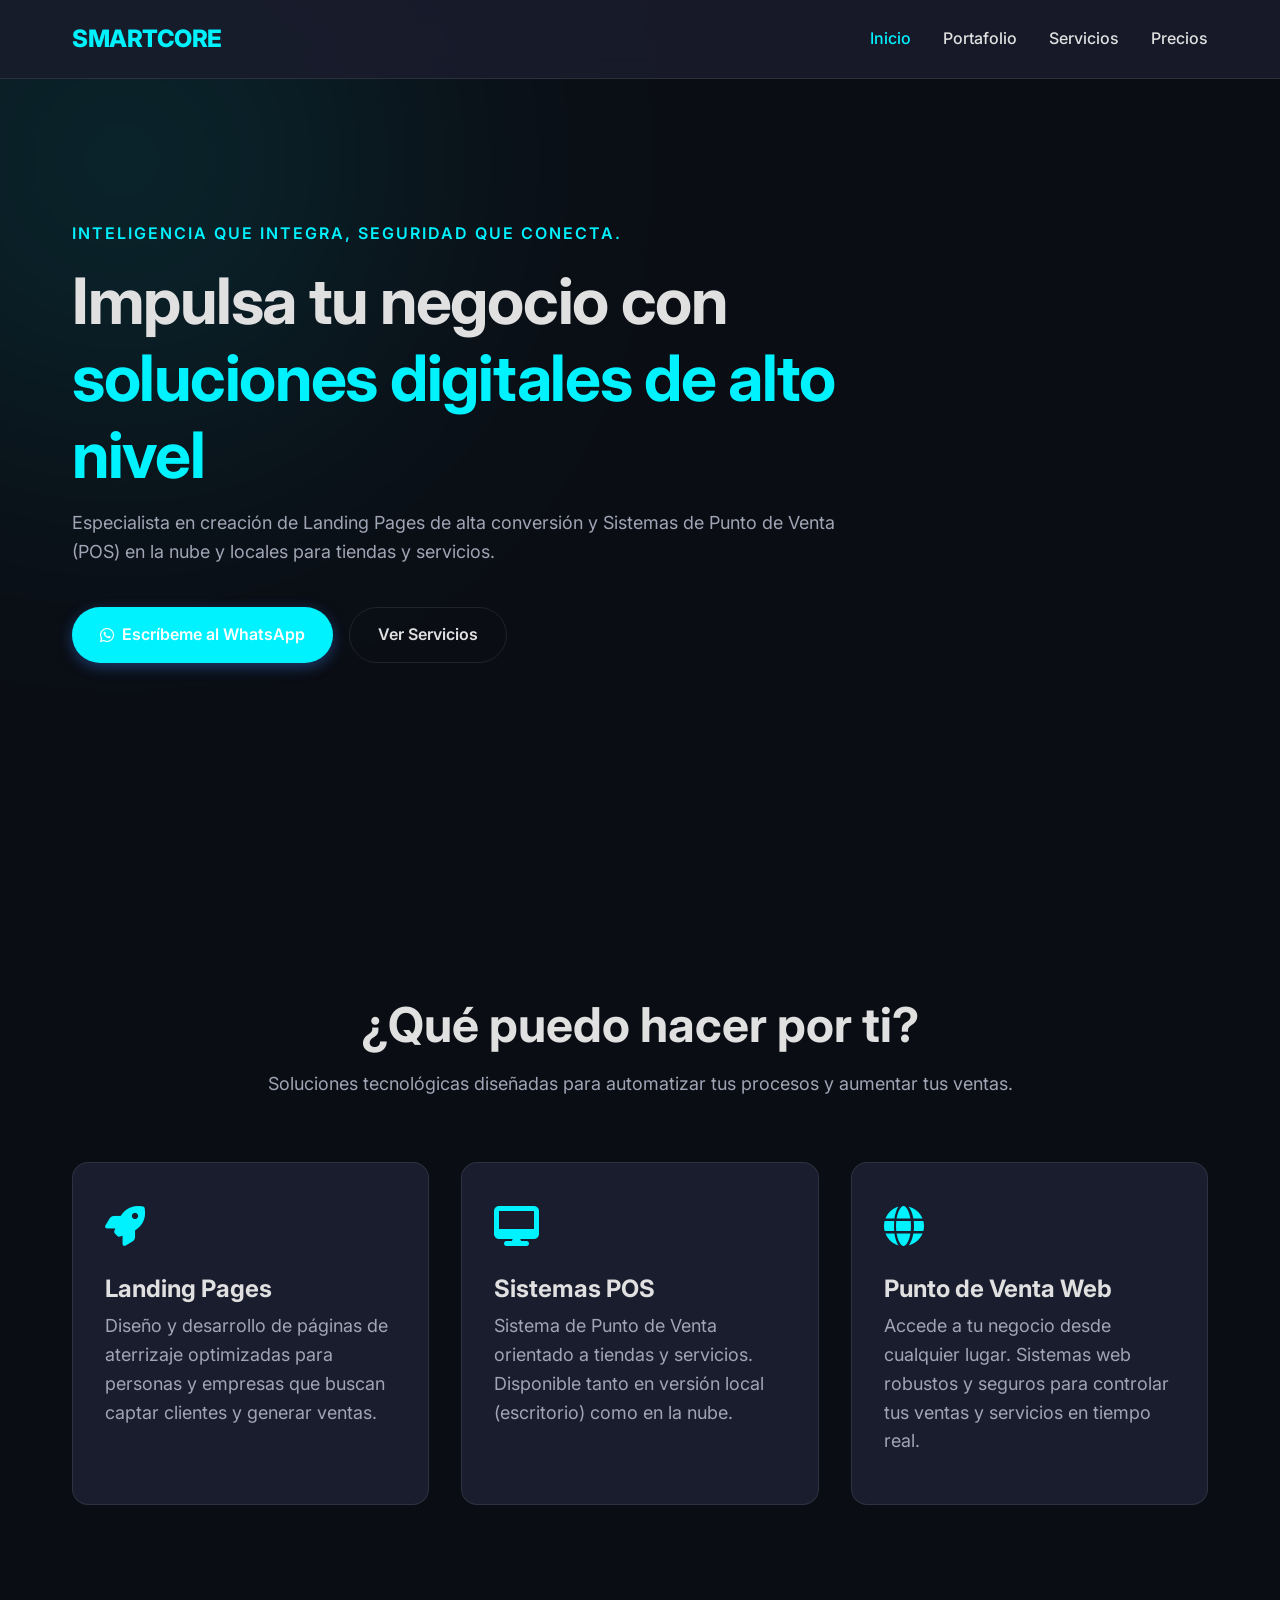
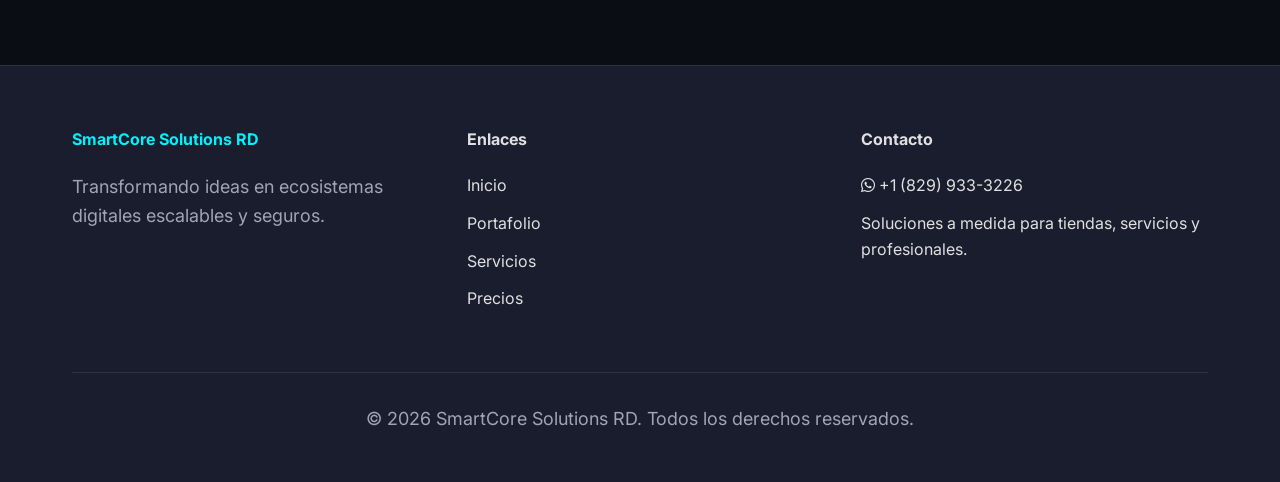
<file: index.html>
<!DOCTYPE html>
<html lang="es">
<head>
    <meta charset="UTF-8">
    <meta name="viewport" content="width=device-width, initial-scale=1.0">
    <title>SmartCore Solutions RD | Desarrollo de Software & Landing Pages</title>
    <meta name="description" content="Sistemas POS en la nube y local, landing pages, y sistemas de punto de venta web. Soluciones digitales para tu negocio.">
    <!-- Google Fonts -->
    <link rel="preconnect" href="https://fonts.googleapis.com">
    <link rel="preconnect" href="https://fonts.gstatic.com" crossorigin>
    <link href="https://fonts.googleapis.com/css2?family=Inter:wght@400;500;600;700;800&display=swap" rel="stylesheet">
    <!-- FontAwesome for Icons -->
    <link rel="stylesheet" href="https://cdnjs.cloudflare.com/ajax/libs/font-awesome/6.4.0/css/all.min.css">
    <!-- Custom CSS -->
    <link rel="stylesheet" href="css/style.css">
</head>
<body>

    <!-- Header / Nav -->
    <header>
        <div class="container nav-container">
            <a href="index.html" class="logo text-gradient">SMARTCORE</a>
            <button class="mobile-menu-btn"><i class="fas fa-bars"></i></button>
            <nav class="nav-links">
                <a href="index.html" class="active">Inicio</a>
                <a href="portafolio.html">Portafolio</a>
                <a href="servicios.html">Servicios</a>
                <a href="precios.html">Precios</a>
            </nav>
        </div>
    </header>

    <!-- Hero Section -->
    <section class="hero">
        <div class="container">
            <div class="hero-content fade-in">
                <span class="hero-subtitle">Inteligencia que integra, seguridad que conecta.</span>
                <h1>Impulsa tu negocio con <span class="text-gradient">soluciones digitales de alto nivel</span></h1>
                <p>Especialista en creación de Landing Pages de alta conversión y Sistemas de Punto de Venta (POS) en la nube y locales para tiendas y servicios.</p>
                <div class="hero-actions">
                    <a href="https://wa.me/18299333226?text=Hola%20SmartCore,%20me%20gustar%C3%ADa%20cotizar%20un%20proyecto." target="_blank" class="btn btn-primary">
                        <i class="fab fa-whatsapp" style="margin-right: 8px;"></i> Escríbeme al WhatsApp
                    </a>
                    <a href="servicios.html" class="btn btn-outline">Ver Servicios</a>
                </div>
            </div>
        </div>
    </section>

    <!-- Resumen de Servicios -->
    <section class="services-preview">
        <div class="container">
            <div class="section-header fade-in">
                <h2>¿Qué puedo hacer por ti?</h2>
                <p>Soluciones tecnológicas diseñadas para automatizar tus procesos y aumentar tus ventas.</p>
            </div>
            
            <div class="grid">
                <!-- Servicio 1 -->
                <div class="card fade-in">
                    <div class="icon" style="font-size: 2.5rem; color: var(--primary-color);">
                        <i class="fas fa-rocket"></i>
                    </div>
                    <h3>Landing Pages</h3>
                    <p>Diseño y desarrollo de páginas de aterrizaje optimizadas para personas y empresas que buscan captar clientes y generar ventas.</p>
                </div>
                
                <!-- Servicio 2 -->
                <div class="card fade-in" style="transition-delay: 0.1s;">
                    <div class="icon" style="font-size: 2.5rem; color: var(--primary-color);">
                        <i class="fas fa-desktop"></i>
                    </div>
                    <h3>Sistemas POS</h3>
                    <p>Sistema de Punto de Venta orientado a tiendas y servicios. Disponible tanto en versión local (escritorio) como en la nube.</p>
                </div>
                
                <!-- Servicio 3 -->
                <div class="card fade-in" style="transition-delay: 0.2s;">
                    <div class="icon" style="font-size: 2.5rem; color: var(--primary-color);">
                        <i class="fas fa-globe"></i>
                    </div>
                    <h3>Punto de Venta Web</h3>
                    <p>Accede a tu negocio desde cualquier lugar. Sistemas web robustos y seguros para controlar tus ventas y servicios en tiempo real.</p>
                </div>
            </div>
        </div>
    </section>

    <!-- Footer -->
    <footer>
        <div class="container">
            <div class="footer-content">
                <div class="footer-col">
                    <h4 class="text-gradient">SmartCore Solutions RD</h4>
                    <p>Transformando ideas en ecosistemas digitales escalables y seguros.</p>
                </div>
                <div class="footer-col">
                    <h4>Enlaces</h4>
                    <ul>
                        <li><a href="index.html">Inicio</a></li>
                        <li><a href="portafolio.html">Portafolio</a></li>
                        <li><a href="servicios.html">Servicios</a></li>
                        <li><a href="precios.html">Precios</a></li>
                    </ul>
                </div>
                <div class="footer-col">
                    <h4>Contacto</h4>
                    <ul>
                        <li><a href="https://wa.me/18299333226"><i class="fab fa-whatsapp"></i> +1 (829) 933-3226</a></li>
                        <li>Soluciones a medida para tiendas, servicios y profesionales.</li>
                    </ul>
                </div>
            </div>
            <div class="footer-bottom">
                <p>&copy; 2026 SmartCore Solutions RD. Todos los derechos reservados.</p>
            </div>
        </div>
    </footer>

    <!-- Scripts -->
    <script src="js/main.js"></script>
</body>
</html>
</file>
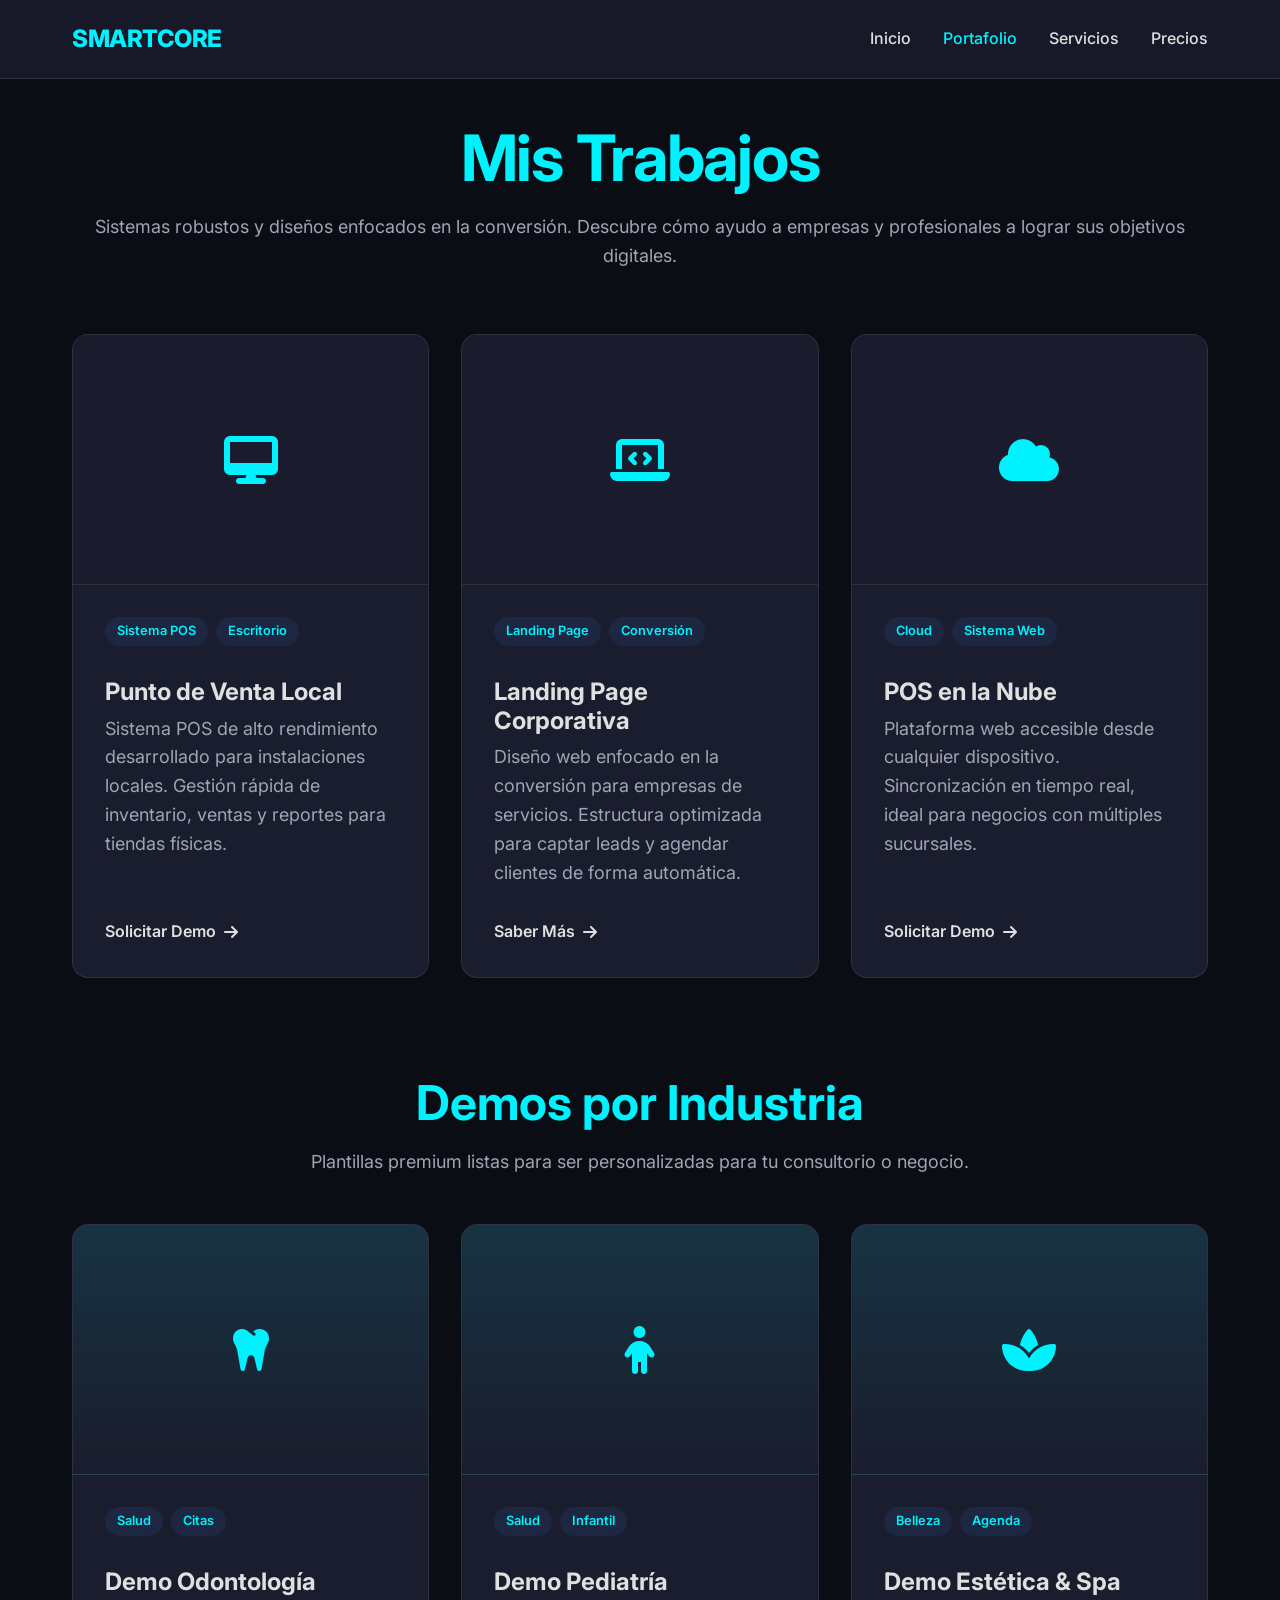
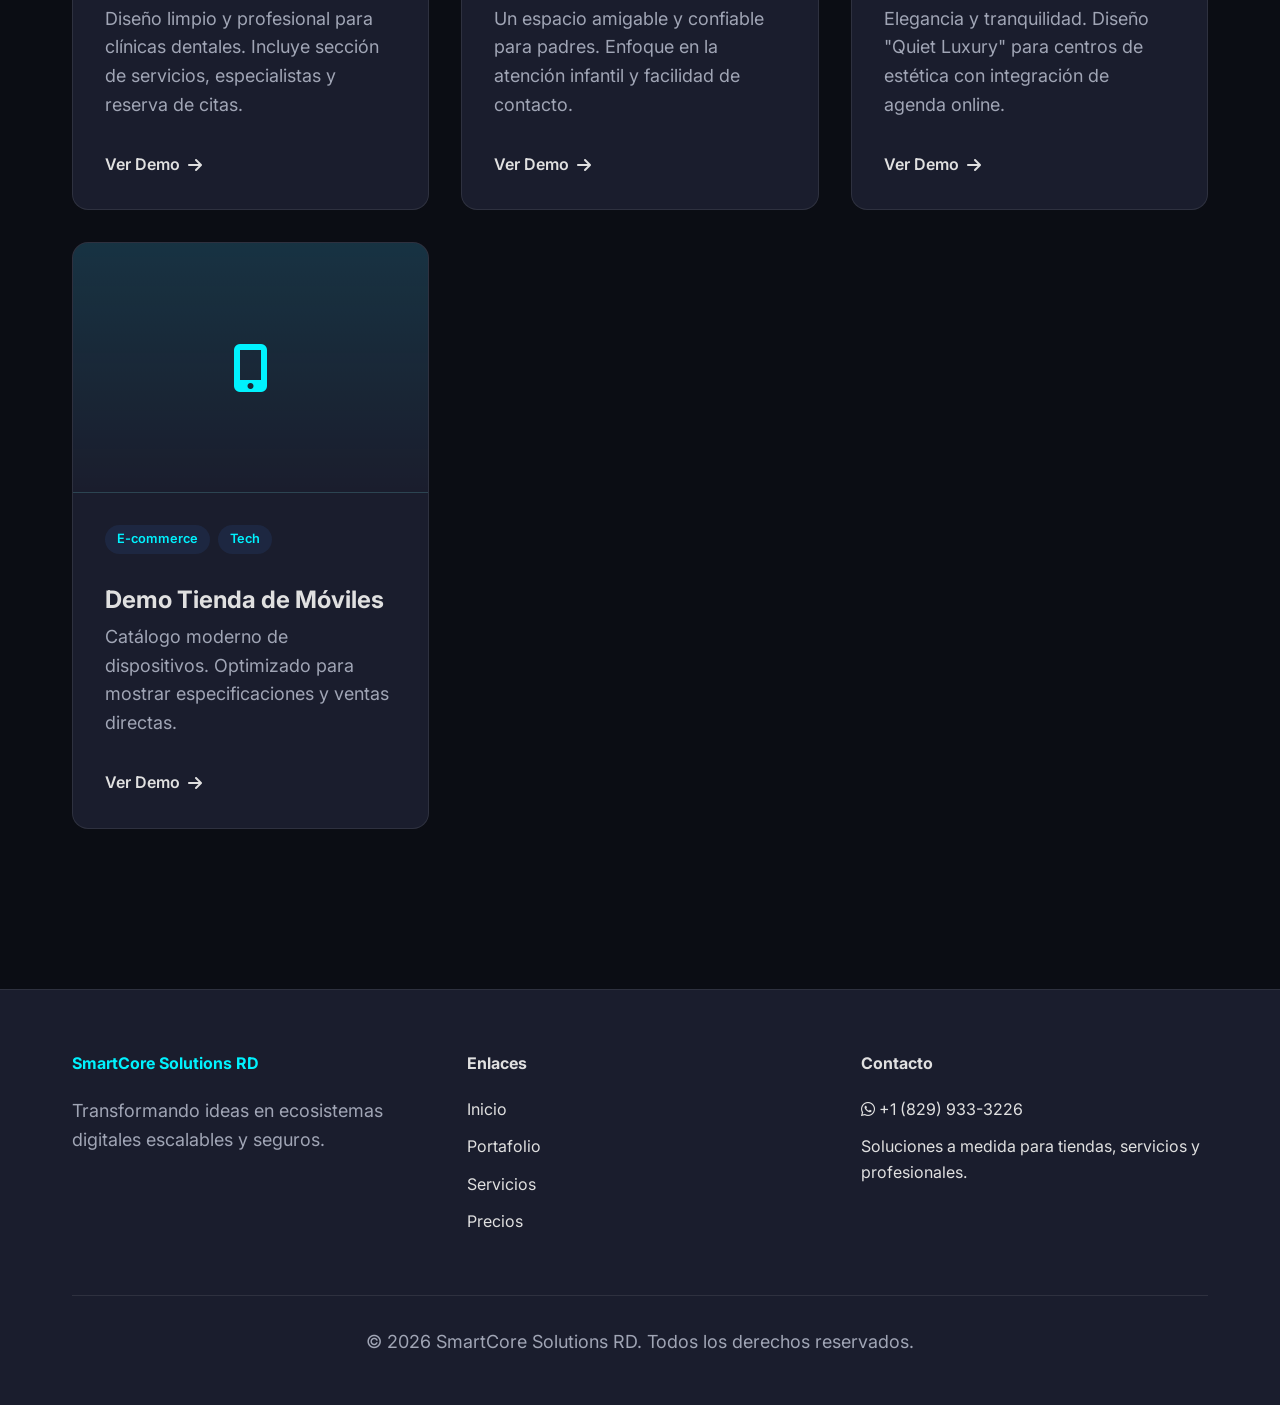
<file: portafolio.html>
<!DOCTYPE html>
<html lang="es">
<head>
    <meta charset="UTF-8">
    <meta name="viewport" content="width=device-width, initial-scale=1.0">
    <title>Portafolio | SmartCore Solutions RD</title>
    <meta name="description" content="Conoce mis proyectos: sistemas de escritorio y landing pages para personas y empresas.">
    <!-- Google Fonts -->
    <link rel="preconnect" href="https://fonts.googleapis.com">
    <link rel="preconnect" href="https://fonts.gstatic.com" crossorigin>
    <link href="https://fonts.googleapis.com/css2?family=Inter:wght@400;500;600;700;800&display=swap" rel="stylesheet">
    <!-- FontAwesome for Icons -->
    <link rel="stylesheet" href="https://cdnjs.cloudflare.com/ajax/libs/font-awesome/6.4.0/css/all.min.css">
    <!-- Custom CSS -->
    <link rel="stylesheet" href="css/style.css">
    <style>
        .portfolio-header { padding-top: 120px; padding-bottom: 3rem; text-align: center; }
        .project-card { display: flex; flex-direction: column; overflow: hidden; }
        .project-img { width: 100%; height: 250px; background-color: var(--glass-bg); display: flex; align-items: center; justify-content: center; font-size: 3rem; color: var(--primary-color); border-bottom: 1px solid var(--border-color); }
        .project-content { padding: 2rem; flex: 1; display: flex; flex-direction: column; }
        .project-tags { display: flex; gap: 0.5rem; margin-bottom: 1rem; flex-wrap: wrap; }
        .tag { background: rgba(59, 130, 246, 0.1); color: var(--accent-color); padding: 0.25rem 0.75rem; border-radius: 999px; font-size: 0.8rem; font-weight: 600; }
        .project-content p { flex: 1; }
        .project-link { display: inline-flex; align-items: center; gap: 0.5rem; color: var(--text-main); font-weight: 600; margin-top: 1rem; }
        .project-link:hover { color: var(--primary-color); }
    </style>
</head>
<body>

    <!-- Header / Nav -->
    <header>
        <div class="container nav-container">
            <a href="index.html" class="logo text-gradient">SMARTCORE</a>
            <button class="mobile-menu-btn"><i class="fas fa-bars"></i></button>
            <nav class="nav-links">
                <a href="index.html">Inicio</a>
                <a href="portafolio.html" class="active">Portafolio</a>
                <a href="servicios.html">Servicios</a>
                <a href="precios.html">Precios</a>
            </nav>
        </div>
    </header>

    <!-- Portfolio Header -->
    <section class="portfolio-header fade-in">
        <div class="container">
            <h1 class="text-gradient">Mis Trabajos</h1>
            <p>Sistemas robustos y diseños enfocados en la conversión. Descubre cómo ayudo a empresas y profesionales a lograr sus objetivos digitales.</p>
        </div>
    </section>

    <!-- Portfolio Grid -->
    <section style="padding-top: 0;">
        <div class="container">
            <div class="grid">
                
                <!-- Project 1: Desktop System -->
                <div class="card project-card fade-in" style="padding: 0;">
                    <div class="project-img">
                        <i class="fas fa-desktop"></i>
                    </div>
                    <div class="project-content">
                        <div class="project-tags">
                            <span class="tag">Sistema POS</span>
                            <span class="tag">Escritorio</span>
                        </div>
                        <h3>Punto de Venta Local</h3>
                        <p>Sistema POS de alto rendimiento desarrollado para instalaciones locales. Gestión rápida de inventario, ventas y reportes para tiendas físicas.</p>
                        <a href="https://wa.me/18299333226?text=Me%20interesa%20ver%20una%20demo%20del%20sistema%20POS%20de%20escritorio" class="project-link">Solicitar Demo <i class="fas fa-arrow-right"></i></a>
                    </div>
                </div>

                <!-- Project 2: Landing Page -->
                <div class="card project-card fade-in" style="transition-delay: 0.1s; padding: 0;">
                    <div class="project-img">
                        <i class="fas fa-laptop-code"></i>
                    </div>
                    <div class="project-content">
                        <div class="project-tags">
                            <span class="tag">Landing Page</span>
                            <span class="tag">Conversión</span>
                        </div>
                        <h3>Landing Page Corporativa</h3>
                        <p>Diseño web enfocado en la conversión para empresas de servicios. Estructura optimizada para captar leads y agendar clientes de forma automática.</p>
                        <a href="https://wa.me/18299333226?text=Me%20interesa%20una%20Landing%20Page" class="project-link">Saber Más <i class="fas fa-arrow-right"></i></a>
                    </div>
                </div>

                <!-- Project 3: Web POS System -->
                <div class="card project-card fade-in" style="transition-delay: 0.2s; padding: 0;">
                    <div class="project-img">
                        <i class="fas fa-cloud"></i>
                    </div>
                    <div class="project-content">
                        <div class="project-tags">
                            <span class="tag">Cloud</span>
                            <span class="tag">Sistema Web</span>
                        </div>
                        <h3>POS en la Nube</h3>
                        <p>Plataforma web accesible desde cualquier dispositivo. Sincronización en tiempo real, ideal para negocios con múltiples sucursales.</p>
                        <a href="https://wa.me/18299333226?text=Me%20interesa%20ver%20una%20demo%20del%20sistema%20POS%20en%20la%20nube" class="project-link">Solicitar Demo <i class="fas fa-arrow-right"></i></a>
                    </div>
                </div>

            </div>

            <!-- New Demos Section -->
            <div class="section-header fade-in" style="margin-top: 6rem; margin-bottom: 3rem;">
                <h2 class="text-gradient">Demos por Industria</h2>
                <p>Plantillas premium listas para ser personalizadas para tu consultorio o negocio.</p>
            </div>

            <div class="grid">
                <!-- Demo 1: Odontología -->
                <div class="card project-card fade-in" style="padding: 0;">
                    <div class="project-img" style="background: linear-gradient(rgba(0, 242, 254, 0.1), transparent);">
                        <i class="fas fa-tooth"></i>
                    </div>
                    <div class="project-content">
                        <div class="project-tags">
                            <span class="tag">Salud</span>
                            <span class="tag">Citas</span>
                        </div>
                        <h3>Demo Odontología</h3>
                        <p>Diseño limpio y profesional para clínicas dentales. Incluye sección de servicios, especialistas y reserva de citas.</p>
                        <a href="demos/odontologia.html" class="project-link">Ver Demo <i class="fas fa-arrow-right"></i></a>
                    </div>
                </div>

                <!-- Demo 2: Pediatría -->
                <div class="card project-card fade-in" style="padding: 0; transition-delay: 0.1s;">
                    <div class="project-img" style="background: linear-gradient(rgba(0, 242, 254, 0.1), transparent);">
                        <i class="fas fa-child"></i>
                    </div>
                    <div class="project-content">
                        <div class="project-tags">
                            <span class="tag">Salud</span>
                            <span class="tag">Infantil</span>
                        </div>
                        <h3>Demo Pediatría</h3>
                        <p>Un espacio amigable y confiable para padres. Enfoque en la atención infantil y facilidad de contacto.</p>
                        <a href="demos/pediatria.html" class="project-link">Ver Demo <i class="fas fa-arrow-right"></i></a>
                    </div>
                </div>

                <!-- Demo 3: Estética -->
                <div class="card project-card fade-in" style="padding: 0; transition-delay: 0.2s;">
                    <div class="project-img" style="background: linear-gradient(rgba(0, 242, 254, 0.1), transparent);">
                        <i class="fas fa-spa"></i>
                    </div>
                    <div class="project-content">
                        <div class="project-tags">
                            <span class="tag">Belleza</span>
                            <span class="tag">Agenda</span>
                        </div>
                        <h3>Demo Estética & Spa</h3>
                        <p>Elegancia y tranquilidad. Diseño "Quiet Luxury" para centros de estética con integración de agenda online.</p>
                        <a href="demos/estetica.html" class="project-link">Ver Demo <i class="fas fa-arrow-right"></i></a>
                    </div>
                </div>

                <!-- Demo 4: Tienda de Teléfonos -->
                <div class="card project-card fade-in" style="padding: 0; transition-delay: 0.3s;">
                    <div class="project-img" style="background: linear-gradient(rgba(0, 242, 254, 0.1), transparent);">
                        <i class="fas fa-mobile-alt"></i>
                    </div>
                    <div class="project-content">
                        <div class="project-tags">
                            <span class="tag">E-commerce</span>
                            <span class="tag">Tech</span>
                        </div>
                        <h3>Demo Tienda de Móviles</h3>
                        <p>Catálogo moderno de dispositivos. Optimizado para mostrar especificaciones y ventas directas.</p>
                        <a href="demos/telefonos.html" class="project-link">Ver Demo <i class="fas fa-arrow-right"></i></a>
                    </div>
                </div>
            </div>
        </div>
    </section>

    <!-- Footer -->
    <footer>
        <div class="container">
            <div class="footer-content">
                <div class="footer-col">
                    <h4 class="text-gradient">SmartCore Solutions RD</h4>
                    <p>Transformando ideas en ecosistemas digitales escalables y seguros.</p>
                </div>
                <div class="footer-col">
                    <h4>Enlaces</h4>
                    <ul>
                        <li><a href="index.html">Inicio</a></li>
                        <li><a href="portafolio.html">Portafolio</a></li>
                        <li><a href="servicios.html">Servicios</a></li>
                        <li><a href="precios.html">Precios</a></li>
                    </ul>
                </div>
                <div class="footer-col">
                    <h4>Contacto</h4>
                    <ul>
                        <li><a href="https://wa.me/18299333226"><i class="fab fa-whatsapp"></i> +1 (829) 933-3226</a></li>
                        <li>Soluciones a medida para tiendas, servicios y profesionales.</li>
                    </ul>
                </div>
            </div>
            <div class="footer-bottom">
                <p>&copy; 2026 SmartCore Solutions RD. Todos los derechos reservados.</p>
            </div>
        </div>
    </footer>

    <!-- Scripts -->
    <script src="js/main.js"></script>
</body>
</html>
</file>
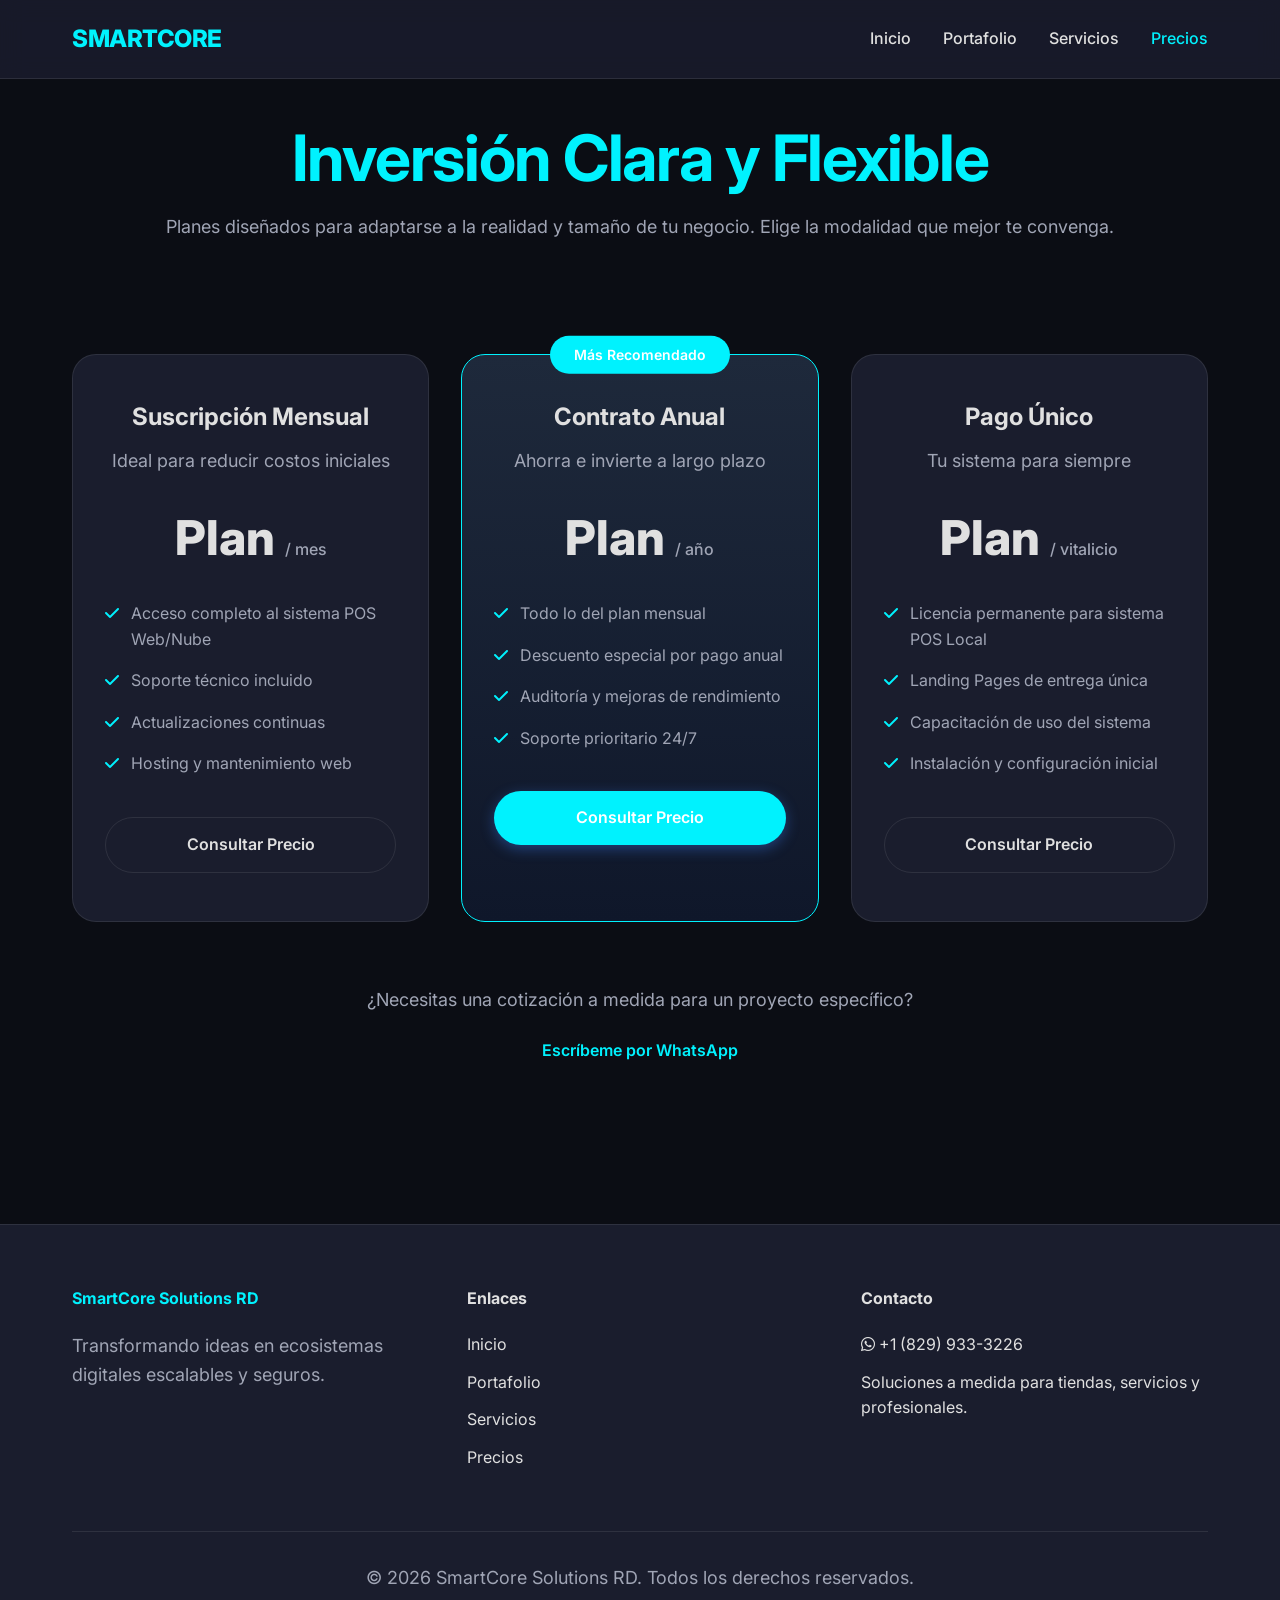
<file: precios.html>
<!DOCTYPE html>
<html lang="es">
<head>
    <meta charset="UTF-8">
    <meta name="viewport" content="width=device-width, initial-scale=1.0">
    <title>Precios | SmartCore Solutions RD</title>
    <meta name="description" content="Planes de pago flexibles: pagos únicos, mensuales o anuales para sistemas POS y páginas web.">
    <!-- Google Fonts -->
    <link rel="preconnect" href="https://fonts.googleapis.com">
    <link rel="preconnect" href="https://fonts.gstatic.com" crossorigin>
    <link href="https://fonts.googleapis.com/css2?family=Inter:wght@400;500;600;700;800&display=swap" rel="stylesheet">
    <!-- FontAwesome for Icons -->
    <link rel="stylesheet" href="https://cdnjs.cloudflare.com/ajax/libs/font-awesome/6.4.0/css/all.min.css">
    <!-- Custom CSS -->
    <link rel="stylesheet" href="css/style.css">
    <style>
        .pricing-header { padding-top: 120px; padding-bottom: 3rem; text-align: center; }
        .pricing-grid { display: grid; grid-template-columns: repeat(auto-fit, minmax(320px, 1fr)); gap: 2rem; margin-top: 3rem; }
        .pricing-card { background: var(--bg-color-alt); border: 1px solid var(--border-color); border-radius: 1.5rem; padding: 3rem 2rem; text-align: center; position: relative; transition: transform 0.3s; }
        .pricing-card:hover { transform: translateY(-10px); border-color: var(--primary-color); box-shadow: 0 10px 40px rgba(59, 130, 246, 0.15); }
        .pricing-card.popular { border-color: var(--primary-color); background: linear-gradient(180deg, rgba(30, 41, 59, 1) 0%, rgba(15, 23, 42, 1) 100%); }
        .popular-badge { position: absolute; top: 0; left: 50%; transform: translate(-50%, -50%); background: var(--primary-color); color: #fff; padding: 0.5rem 1.5rem; border-radius: 999px; font-weight: 600; font-size: 0.875rem; white-space: nowrap; }
        .price { font-size: 3rem; font-weight: 800; color: var(--text-main); margin: 1.5rem 0; }
        .price span { font-size: 1rem; color: var(--text-muted); font-weight: 500; }
        .features-list { list-style: none; margin-bottom: 2.5rem; text-align: left; }
        .features-list li { margin-bottom: 1rem; display: flex; align-items: flex-start; gap: 0.75rem; color: var(--text-muted); }
        .features-list li i { color: var(--primary-color); margin-top: 0.25rem; }
        .btn-pricing { width: 100%; }
    </style>
</head>
<body>

    <!-- Header / Nav -->
    <header>
        <div class="container nav-container">
            <a href="index.html" class="logo text-gradient">SMARTCORE</a>
            <button class="mobile-menu-btn"><i class="fas fa-bars"></i></button>
            <nav class="nav-links">
                <a href="index.html">Inicio</a>
                <a href="portafolio.html">Portafolio</a>
                <a href="servicios.html">Servicios</a>
                <a href="precios.html" class="active">Precios</a>
            </nav>
        </div>
    </header>

    <!-- Pricing Header -->
    <section class="pricing-header fade-in">
        <div class="container">
            <h1 class="text-gradient">Inversión Clara y Flexible</h1>
            <p>Planes diseñados para adaptarse a la realidad y tamaño de tu negocio. Elige la modalidad que mejor te convenga.</p>
        </div>
    </section>

    <!-- Pricing Content -->
    <section style="padding-top: 0;">
        <div class="container">
            <div class="pricing-grid">
                
                <!-- Plan 1 -->
                <div class="pricing-card fade-in">
                    <h3>Suscripción Mensual</h3>
                    <p>Ideal para reducir costos iniciales</p>
                    <div class="price">Plan <span>/ mes</span></div>
                    <ul class="features-list">
                        <li><i class="fas fa-check"></i> Acceso completo al sistema POS Web/Nube</li>
                        <li><i class="fas fa-check"></i> Soporte técnico incluido</li>
                        <li><i class="fas fa-check"></i> Actualizaciones continuas</li>
                        <li><i class="fas fa-check"></i> Hosting y mantenimiento web</li>
                    </ul>
                    <a href="https://wa.me/18299333226?text=Me%20interesa%20el%20plan%20Mensual" class="btn btn-outline btn-pricing">Consultar Precio</a>
                </div>

                <!-- Plan 2 (Popular) -->
                <div class="pricing-card popular fade-in" style="transition-delay: 0.1s;">
                    <div class="popular-badge">Más Recomendado</div>
                    <h3>Contrato Anual</h3>
                    <p>Ahorra e invierte a largo plazo</p>
                    <div class="price">Plan <span>/ año</span></div>
                    <ul class="features-list">
                        <li><i class="fas fa-check"></i> Todo lo del plan mensual</li>
                        <li><i class="fas fa-check"></i> Descuento especial por pago anual</li>
                        <li><i class="fas fa-check"></i> Auditoría y mejoras de rendimiento</li>
                        <li><i class="fas fa-check"></i> Soporte prioritario 24/7</li>
                    </ul>
                    <a href="https://wa.me/18299333226?text=Me%20interesa%20el%20plan%20Anual" class="btn btn-primary btn-pricing">Consultar Precio</a>
                </div>

                <!-- Plan 3 -->
                <div class="pricing-card fade-in" style="transition-delay: 0.2s;">
                    <h3>Pago Único</h3>
                    <p>Tu sistema para siempre</p>
                    <div class="price">Plan <span>/ vitalicio</span></div>
                    <ul class="features-list">
                        <li><i class="fas fa-check"></i> Licencia permanente para sistema POS Local</li>
                        <li><i class="fas fa-check"></i> Landing Pages de entrega única</li>
                        <li><i class="fas fa-check"></i> Capacitación de uso del sistema</li>
                        <li><i class="fas fa-check"></i> Instalación y configuración inicial</li>
                    </ul>
                    <a href="https://wa.me/18299333226?text=Me%20interesa%20el%20plan%20de%20Pago%20Único" class="btn btn-outline btn-pricing">Consultar Precio</a>
                </div>

            </div>
            
            <div class="fade-in" style="text-align: center; margin-top: 4rem; color: var(--text-muted);">
                <p>¿Necesitas una cotización a medida para un proyecto específico?</p>
                <a href="https://wa.me/18299333226" style="color: var(--primary-color); font-weight: 600; margin-top: 0.5rem; display: inline-block;">Escríbeme por WhatsApp</a>
            </div>
        </div>
    </section>

    <!-- Footer -->
    <footer>
        <div class="container">
            <div class="footer-content">
                <div class="footer-col">
                    <h4 class="text-gradient">SmartCore Solutions RD</h4>
                    <p>Transformando ideas en ecosistemas digitales escalables y seguros.</p>
                </div>
                <div class="footer-col">
                    <h4>Enlaces</h4>
                    <ul>
                        <li><a href="index.html">Inicio</a></li>
                        <li><a href="portafolio.html">Portafolio</a></li>
                        <li><a href="servicios.html">Servicios</a></li>
                        <li><a href="precios.html">Precios</a></li>
                    </ul>
                </div>
                <div class="footer-col">
                    <h4>Contacto</h4>
                    <ul>
                        <li><a href="https://wa.me/18299333226"><i class="fab fa-whatsapp"></i> +1 (829) 933-3226</a></li>
                        <li>Soluciones a medida para tiendas, servicios y profesionales.</li>
                    </ul>
                </div>
            </div>
            <div class="footer-bottom">
                <p>&copy; 2026 SmartCore Solutions RD. Todos los derechos reservados.</p>
            </div>
        </div>
    </footer>

    <!-- Scripts -->
    <script src="js/main.js"></script>
</body>
</html>
</file>
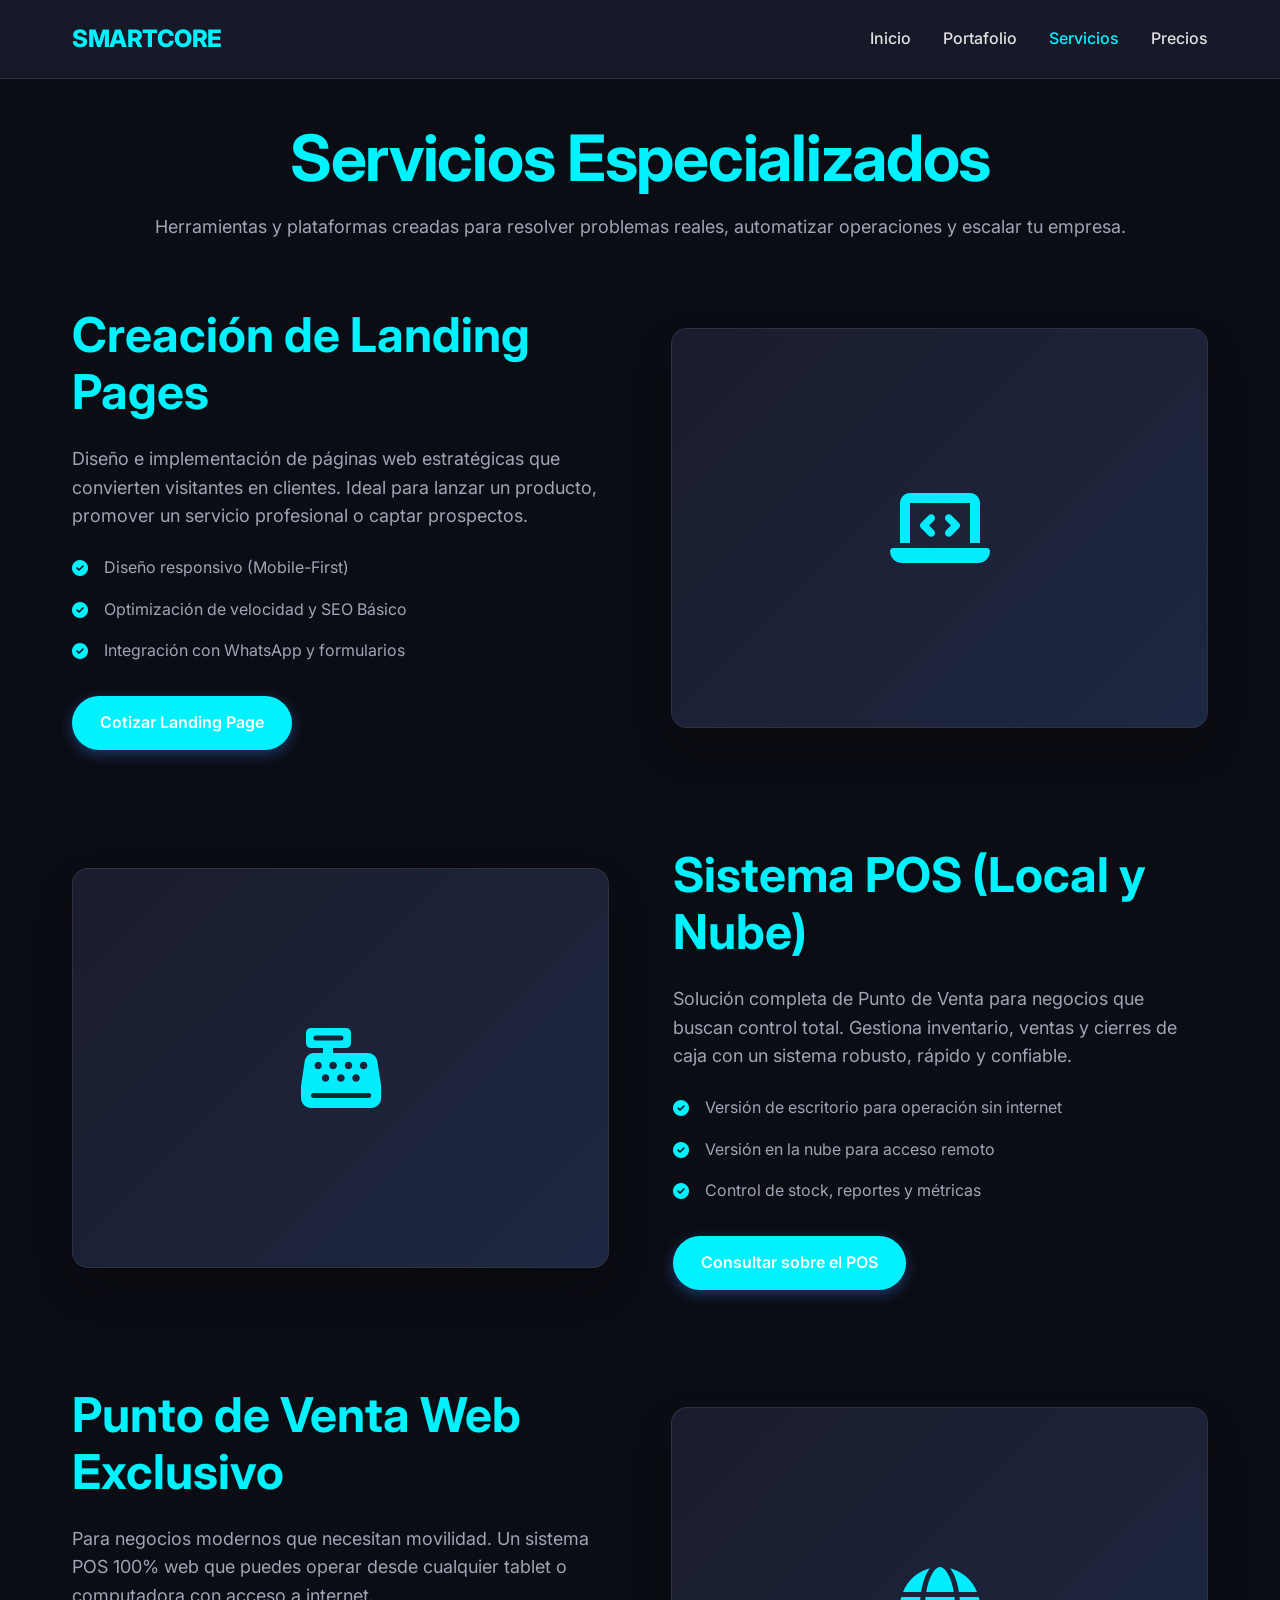
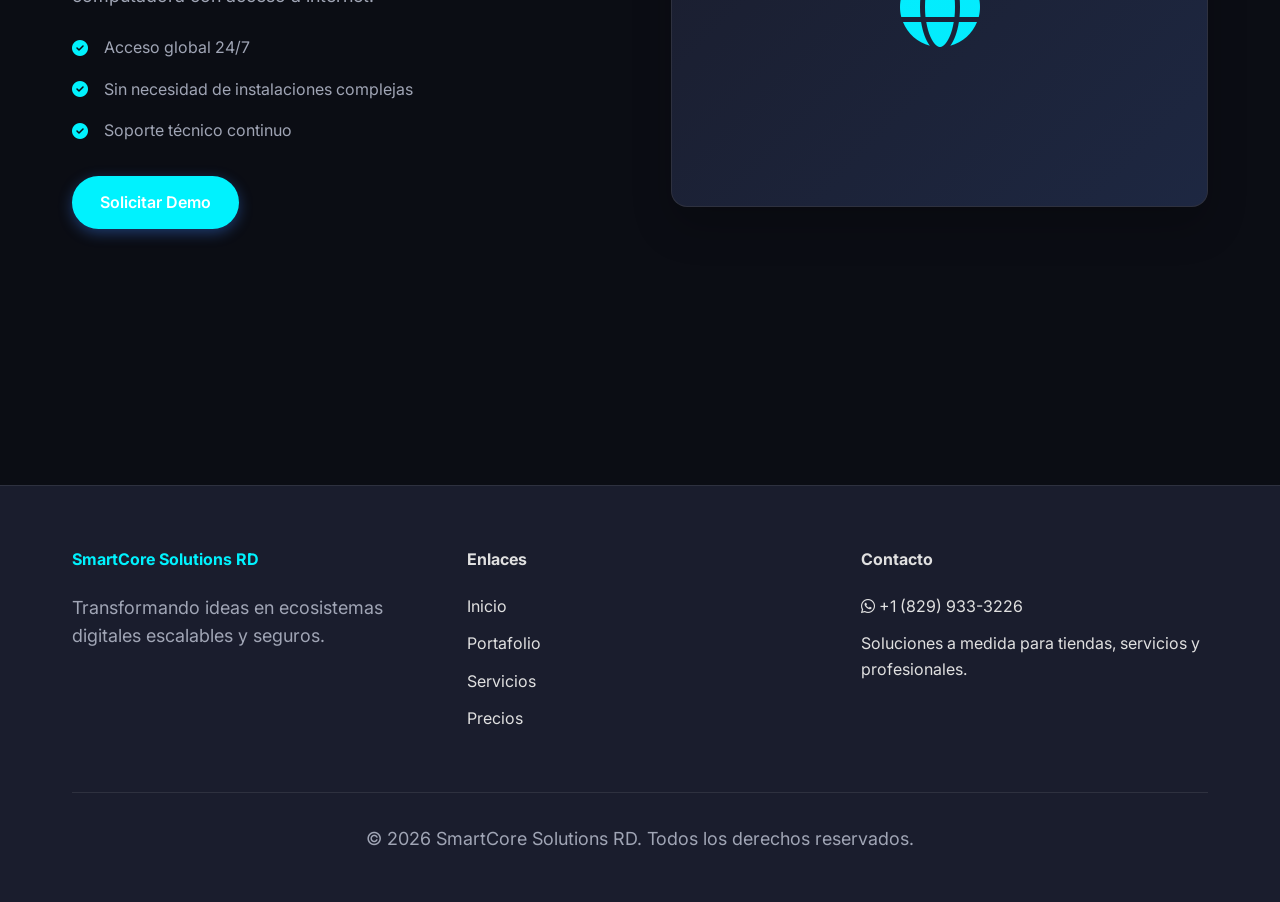
<file: servicios.html>
<!DOCTYPE html>
<html lang="es">
<head>
    <meta charset="UTF-8">
    <meta name="viewport" content="width=device-width, initial-scale=1.0">
    <title>Servicios | SmartCore Solutions RD</title>
    <meta name="description" content="Servicios de creación de landing pages y sistemas POS (nube y local) para optimizar tu negocio.">
    <!-- Google Fonts -->
    <link rel="preconnect" href="https://fonts.googleapis.com">
    <link rel="preconnect" href="https://fonts.gstatic.com" crossorigin>
    <link href="https://fonts.googleapis.com/css2?family=Inter:wght@400;500;600;700;800&display=swap" rel="stylesheet">
    <!-- FontAwesome for Icons -->
    <link rel="stylesheet" href="https://cdnjs.cloudflare.com/ajax/libs/font-awesome/6.4.0/css/all.min.css">
    <!-- Custom CSS -->
    <link rel="stylesheet" href="css/style.css">
    <style>
        .service-header { padding-top: 120px; padding-bottom: 3rem; text-align: center; }
        .service-detail { display: flex; flex-wrap: wrap; gap: 4rem; align-items: center; margin-bottom: 6rem; }
        .service-detail:nth-child(even) { flex-direction: row-reverse; }
        .service-text { flex: 1; min-width: 300px; }
        .service-text h2 { color: var(--primary-color); margin-bottom: 1.5rem; }
        .service-text ul { margin-top: 1.5rem; margin-bottom: 2rem; }
        .service-text li { margin-bottom: 1rem; display: flex; align-items: center; gap: 1rem; color: var(--text-muted); }
        .service-text li i { color: var(--accent-color); }
        .service-img { flex: 1; min-width: 300px; height: 400px; background: var(--bg-color-alt); border-radius: 1rem; border: 1px solid var(--border-color); display: flex; align-items: center; justify-content: center; font-size: 5rem; color: var(--primary-color); box-shadow: 0 20px 40px rgba(0,0,0,0.2); position: relative; overflow: hidden; }
        .service-img::after { content: ''; position: absolute; inset: 0; background: linear-gradient(135deg, transparent, rgba(59, 130, 246, 0.1)); }
    </style>
</head>
<body>

    <!-- Header / Nav -->
    <header>
        <div class="container nav-container">
            <a href="index.html" class="logo text-gradient">SMARTCORE</a>
            <button class="mobile-menu-btn"><i class="fas fa-bars"></i></button>
            <nav class="nav-links">
                <a href="index.html">Inicio</a>
                <a href="portafolio.html">Portafolio</a>
                <a href="servicios.html" class="active">Servicios</a>
                <a href="precios.html">Precios</a>
            </nav>
        </div>
    </header>

    <!-- Services Header -->
    <section class="service-header fade-in">
        <div class="container">
            <h1 class="text-gradient">Servicios Especializados</h1>
            <p>Herramientas y plataformas creadas para resolver problemas reales, automatizar operaciones y escalar tu empresa.</p>
        </div>
    </section>

    <!-- Services Content -->
    <section style="padding-top: 0;">
        <div class="container">
            
            <!-- Service 1 -->
            <div class="service-detail fade-in">
                <div class="service-text">
                    <h2>Creación de Landing Pages</h2>
                    <p>Diseño e implementación de páginas web estratégicas que convierten visitantes en clientes. Ideal para lanzar un producto, promover un servicio profesional o captar prospectos.</p>
                    <ul>
                        <li><i class="fas fa-check-circle"></i> Diseño responsivo (Mobile-First)</li>
                        <li><i class="fas fa-check-circle"></i> Optimización de velocidad y SEO Básico</li>
                        <li><i class="fas fa-check-circle"></i> Integración con WhatsApp y formularios</li>
                    </ul>
                    <a href="https://wa.me/18299333226?text=Quiero%20una%20Landing%20Page" class="btn btn-primary">Cotizar Landing Page</a>
                </div>
                <div class="service-img">
                    <i class="fas fa-laptop-code"></i>
                </div>
            </div>

            <!-- Service 2 -->
            <div class="service-detail fade-in">
                <div class="service-text">
                    <h2>Sistema POS (Local y Nube)</h2>
                    <p>Solución completa de Punto de Venta para negocios que buscan control total. Gestiona inventario, ventas y cierres de caja con un sistema robusto, rápido y confiable.</p>
                    <ul>
                        <li><i class="fas fa-check-circle"></i> Versión de escritorio para operación sin internet</li>
                        <li><i class="fas fa-check-circle"></i> Versión en la nube para acceso remoto</li>
                        <li><i class="fas fa-check-circle"></i> Control de stock, reportes y métricas</li>
                    </ul>
                    <a href="https://wa.me/18299333226?text=Quiero%20saber%20m%C3%A1s%20del%20sistema%20POS" class="btn btn-primary">Consultar sobre el POS</a>
                </div>
                <div class="service-img">
                    <i class="fas fa-cash-register"></i>
                </div>
            </div>

            <!-- Service 3 -->
            <div class="service-detail fade-in">
                <div class="service-text">
                    <h2>Punto de Venta Web Exclusivo</h2>
                    <p>Para negocios modernos que necesitan movilidad. Un sistema POS 100% web que puedes operar desde cualquier tablet o computadora con acceso a internet.</p>
                    <ul>
                        <li><i class="fas fa-check-circle"></i> Acceso global 24/7</li>
                        <li><i class="fas fa-check-circle"></i> Sin necesidad de instalaciones complejas</li>
                        <li><i class="fas fa-check-circle"></i> Soporte técnico continuo</li>
                    </ul>
                    <a href="https://wa.me/18299333226?text=Quiero%20una%20demo%20del%20POS%20Web" class="btn btn-primary">Solicitar Demo</a>
                </div>
                <div class="service-img">
                    <i class="fas fa-globe"></i>
                </div>
            </div>

        </div>
    </section>

    <!-- Footer -->
    <footer>
        <div class="container">
            <div class="footer-content">
                <div class="footer-col">
                    <h4 class="text-gradient">SmartCore Solutions RD</h4>
                    <p>Transformando ideas en ecosistemas digitales escalables y seguros.</p>
                </div>
                <div class="footer-col">
                    <h4>Enlaces</h4>
                    <ul>
                        <li><a href="index.html">Inicio</a></li>
                        <li><a href="portafolio.html">Portafolio</a></li>
                        <li><a href="servicios.html">Servicios</a></li>
                        <li><a href="precios.html">Precios</a></li>
                    </ul>
                </div>
                <div class="footer-col">
                    <h4>Contacto</h4>
                    <ul>
                        <li><a href="https://wa.me/18299333226"><i class="fab fa-whatsapp"></i> +1 (829) 933-3226</a></li>
                        <li>Soluciones a medida para tiendas, servicios y profesionales.</li>
                    </ul>
                </div>
            </div>
            <div class="footer-bottom">
                <p>&copy; 2026 SmartCore Solutions RD. Todos los derechos reservados.</p>
            </div>
        </div>
    </footer>

    <!-- Scripts -->
    <script src="js/main.js"></script>
</body>
</html>
</file>
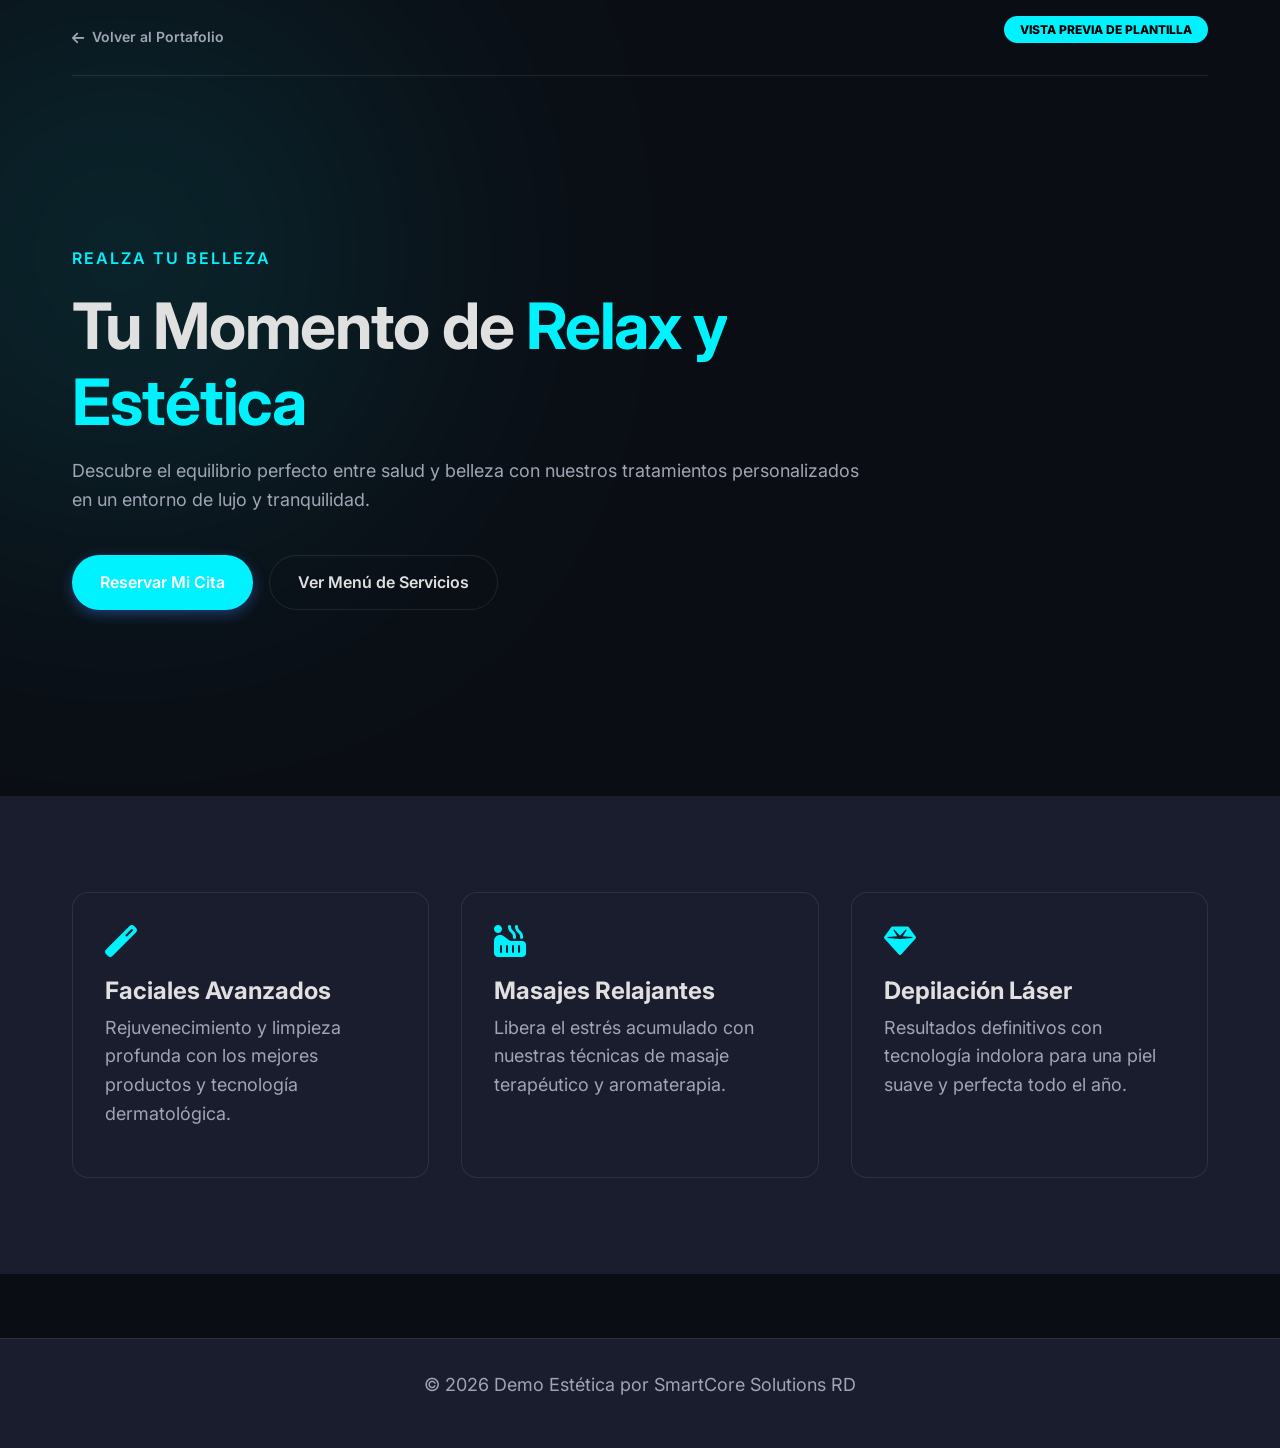
<file: demos/estetica.html>
<!DOCTYPE html>
<html lang="es">
<head>
    <meta charset="UTF-8">
    <meta name="viewport" content="width=device-width, initial-scale=1.0">
    <title>Demo Estética | SmartCore Solutions RD</title>
    <link rel="preconnect" href="https://fonts.googleapis.com">
    <link rel="preconnect" href="https://fonts.gstatic.com" crossorigin>
    <link href="https://fonts.googleapis.com/css2?family=Inter:wght@400;500;600;700;800&display=swap" rel="stylesheet">
    <link rel="stylesheet" href="https://cdnjs.cloudflare.com/ajax/libs/font-awesome/6.4.0/css/all.min.css">
    <link rel="stylesheet" href="../css/style.css">
    <style>
        :root { --primary-color: #00F2FE; }
        .demo-badge { background: var(--primary-color); color: #000; padding: 0.25rem 1rem; border-radius: 999px; font-size: 0.75rem; font-weight: 800; display: inline-block; margin-bottom: 1rem; }
        .demo-nav { padding: 1rem 0; border-bottom: 1px solid var(--border-color); display: flex; justify-content: space-between; align-items: center; }
        .back-btn { font-weight: 600; font-size: 0.875rem; color: var(--text-muted); display: flex; align-items: center; gap: 0.5rem; }
        .back-btn:hover { color: var(--primary-color); }
    </style>
</head>
<body>
    <div class="container">
        <nav class="demo-nav">
            <a href="../portafolio.html" class="back-btn"><i class="fas fa-arrow-left"></i> Volver al Portafolio</a>
            <div class="demo-badge">VISTA PREVIA DE PLANTILLA</div>
        </nav>
    </div>

    <section class="hero" style="min-height: 80vh;">
        <div class="container">
            <div class="hero-content fade-in">
                <span class="hero-subtitle">Realza tu Belleza</span>
                <h1>Tu Momento de <span class="text-gradient">Relax y Estética</span></h1>
                <p>Descubre el equilibrio perfecto entre salud y belleza con nuestros tratamientos personalizados en un entorno de lujo y tranquilidad.</p>
                <div class="hero-actions">
                    <a href="#" class="btn btn-primary">Reservar Mi Cita</a>
                    <a href="#" class="btn btn-outline">Ver Menú de Servicios</a>
                </div>
            </div>
        </div>
    </section>

    <section style="background: var(--bg-color-alt);">
        <div class="container">
            <div class="grid">
                <div class="card fade-in">
                    <i class="fas fa-magic" style="font-size: 2rem; color: var(--primary-color);"></i>
                    <h3>Faciales Avanzados</h3>
                    <p>Rejuvenecimiento y limpieza profunda con los mejores productos y tecnología dermatológica.</p>
                </div>
                <div class="card fade-in" style="transition-delay: 0.1s;">
                    <i class="fas fa-hot-tub" style="font-size: 2rem; color: var(--primary-color);"></i>
                    <h3>Masajes Relajantes</h3>
                    <p>Libera el estrés acumulado con nuestras técnicas de masaje terapéutico y aromaterapia.</p>
                </div>
                <div class="card fade-in" style="transition-delay: 0.2s;">
                    <i class="fas fa-gem" style="font-size: 2rem; color: var(--primary-color);"></i>
                    <h3>Depilación Láser</h3>
                    <p>Resultados definitivos con tecnología indolora para una piel suave y perfecta todo el año.</p>
                </div>
            </div>
        </div>
    </section>

    <footer style="text-align: center; padding: 2rem 0;">
        <p>&copy; 2026 Demo Estética por SmartCore Solutions RD</p>
    </footer>

    <script src="../js/main.js"></script>
</body>
</html>
</file>
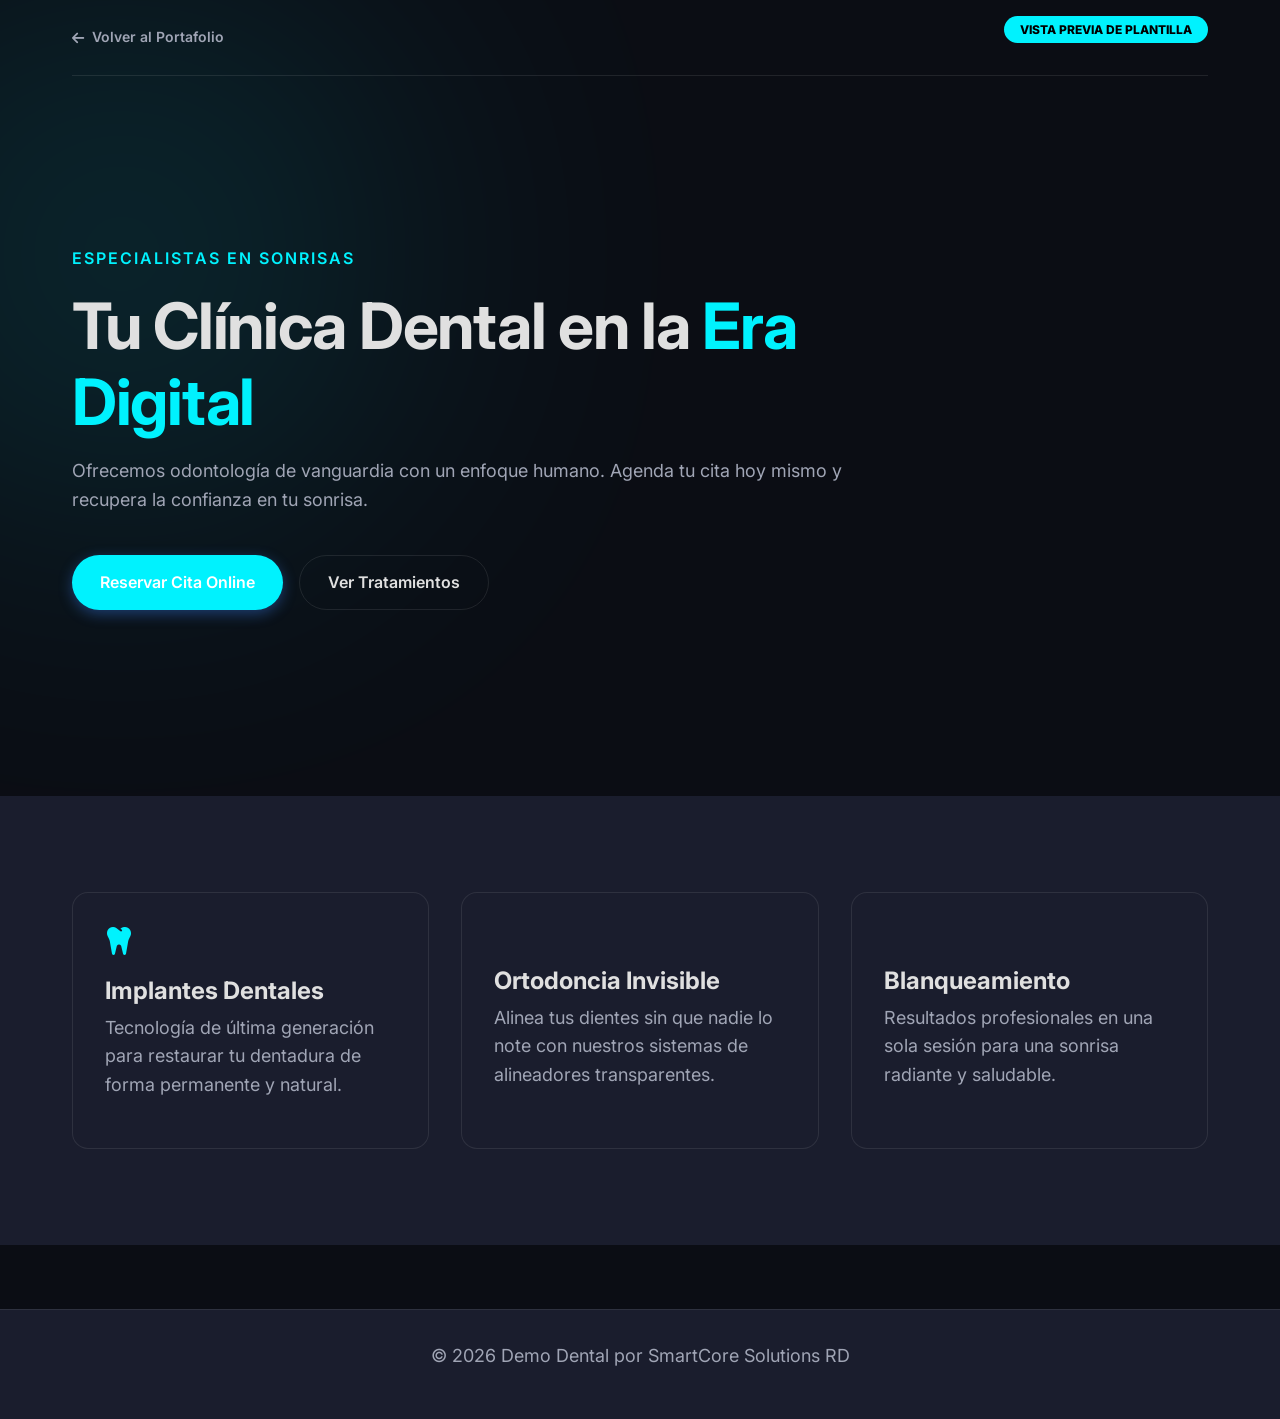
<file: demos/odontologia.html>
<!DOCTYPE html>
<html lang="es">
<head>
    <meta charset="UTF-8">
    <meta name="viewport" content="width=device-width, initial-scale=1.0">
    <title>Demo Odontología | SmartCore Solutions RD</title>
    <link rel="preconnect" href="https://fonts.googleapis.com">
    <link rel="preconnect" href="https://fonts.gstatic.com" crossorigin>
    <link href="https://fonts.googleapis.com/css2?family=Inter:wght@400;500;600;700;800&display=swap" rel="stylesheet">
    <link rel="stylesheet" href="https://cdnjs.cloudflare.com/ajax/libs/font-awesome/6.4.0/css/all.min.css">
    <link rel="stylesheet" href="../css/style.css">
    <style>
        :root { --primary-color: #00F2FE; }
        .demo-badge { background: var(--primary-color); color: #000; padding: 0.25rem 1rem; border-radius: 999px; font-size: 0.75rem; font-weight: 800; display: inline-block; margin-bottom: 1rem; }
        .demo-nav { padding: 1rem 0; border-bottom: 1px solid var(--border-color); display: flex; justify-content: space-between; align-items: center; }
        .back-btn { font-weight: 600; font-size: 0.875rem; color: var(--text-muted); display: flex; align-items: center; gap: 0.5rem; }
        .back-btn:hover { color: var(--primary-color); }
    </style>
</head>
<body>
    <div class="container">
        <nav class="demo-nav">
            <a href="../portafolio.html" class="back-btn"><i class="fas fa-arrow-left"></i> Volver al Portafolio</a>
            <div class="demo-badge">VISTA PREVIA DE PLANTILLA</div>
        </nav>
    </div>

    <section class="hero" style="min-height: 80vh;">
        <div class="container">
            <div class="hero-content fade-in">
                <span class="hero-subtitle">Especialistas en Sonrisas</span>
                <h1>Tu Clínica Dental en la <span class="text-gradient">Era Digital</span></h1>
                <p>Ofrecemos odontología de vanguardia con un enfoque humano. Agenda tu cita hoy mismo y recupera la confianza en tu sonrisa.</p>
                <div class="hero-actions">
                    <a href="#" class="btn btn-primary">Reservar Cita Online</a>
                    <a href="#" class="btn btn-outline">Ver Tratamientos</a>
                </div>
            </div>
        </div>
    </section>

    <section style="background: var(--bg-color-alt);">
        <div class="container">
            <div class="grid">
                <div class="card fade-in">
                    <i class="fas fa-tooth" style="font-size: 2rem; color: var(--primary-color);"></i>
                    <h3>Implantes Dentales</h3>
                    <p>Tecnología de última generación para restaurar tu dentadura de forma permanente y natural.</p>
                </div>
                <div class="card fade-in" style="transition-delay: 0.1s;">
                    <i class="fas fa-teeth-white" style="font-size: 2rem; color: var(--primary-color);"></i>
                    <h3>Ortodoncia Invisible</h3>
                    <p>Alinea tus dientes sin que nadie lo note con nuestros sistemas de alineadores transparentes.</p>
                </div>
                <div class="card fade-in" style="transition-delay: 0.2s;">
                    <i class="fas fa-sparkles" style="font-size: 2rem; color: var(--primary-color);"></i>
                    <h3>Blanqueamiento</h3>
                    <p>Resultados profesionales en una sola sesión para una sonrisa radiante y saludable.</p>
                </div>
            </div>
        </div>
    </section>

    <footer style="text-align: center; padding: 2rem 0;">
        <p>&copy; 2026 Demo Dental por SmartCore Solutions RD</p>
    </footer>

    <script src="../js/main.js"></script>
</body>
</html>
</file>
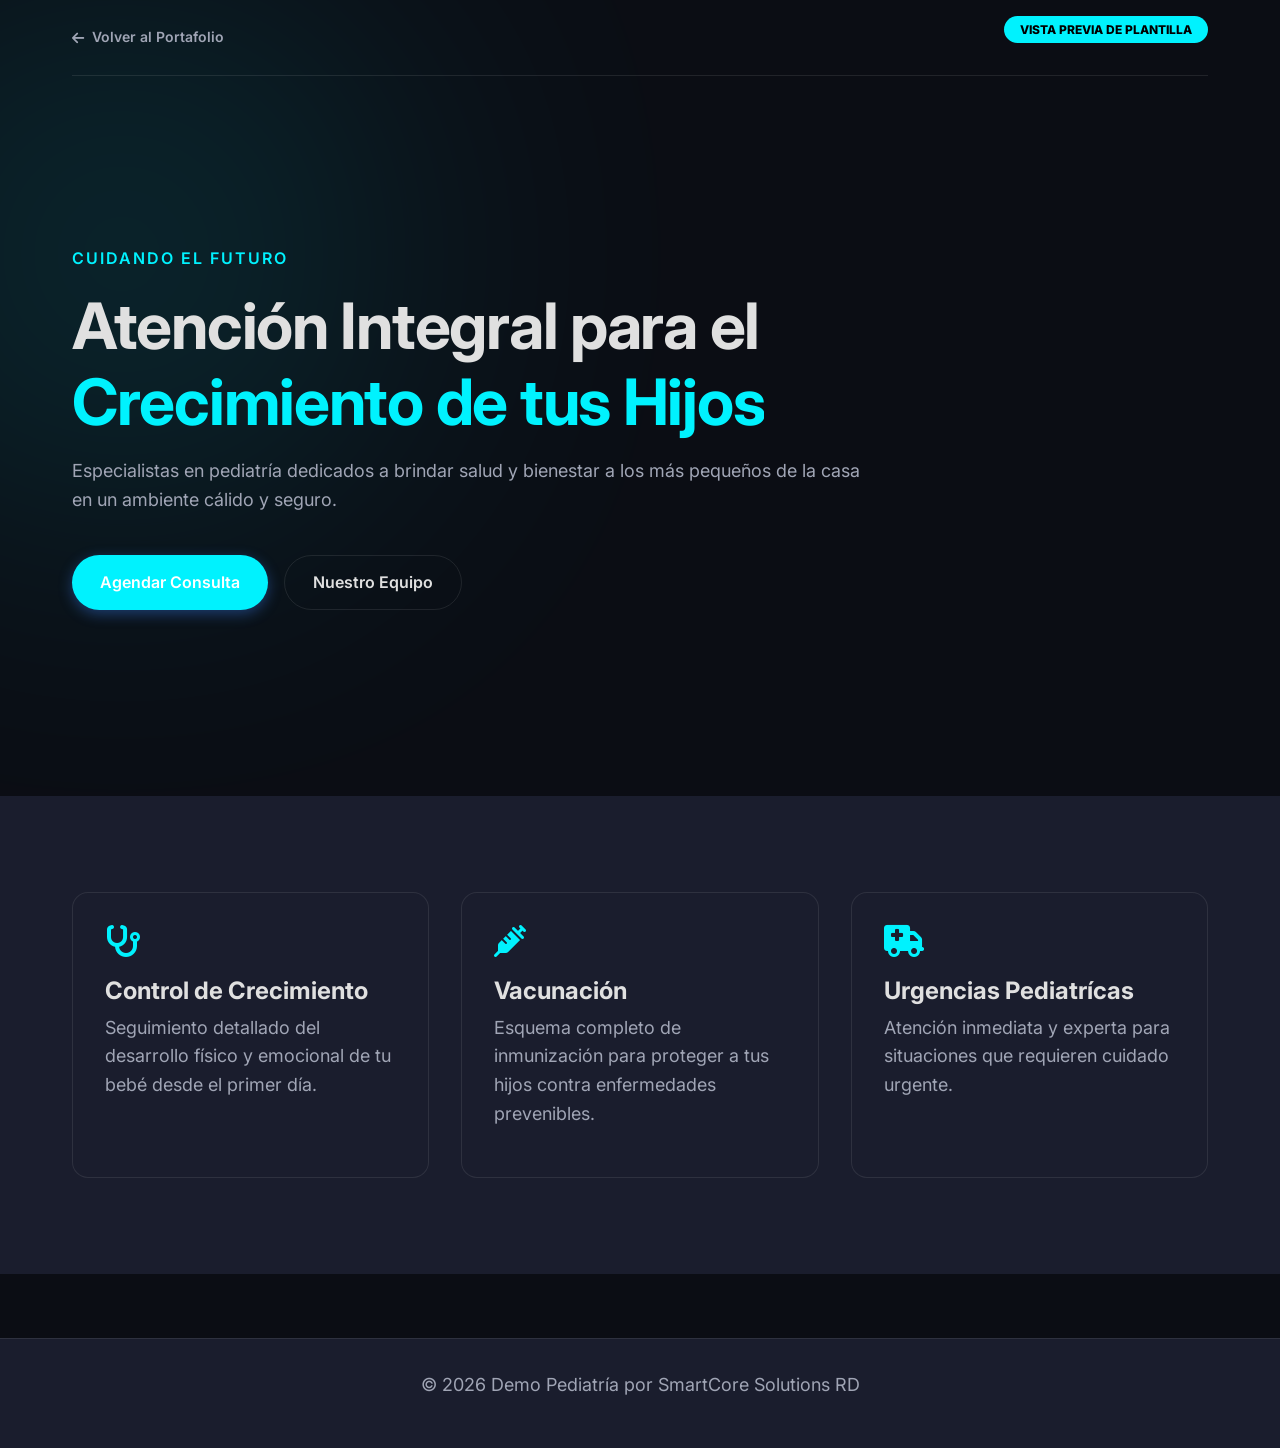
<file: demos/pediatria.html>
<!DOCTYPE html>
<html lang="es">
<head>
    <meta charset="UTF-8">
    <meta name="viewport" content="width=device-width, initial-scale=1.0">
    <title>Demo Pediatría | SmartCore Solutions RD</title>
    <link rel="preconnect" href="https://fonts.googleapis.com">
    <link rel="preconnect" href="https://fonts.gstatic.com" crossorigin>
    <link href="https://fonts.googleapis.com/css2?family=Inter:wght@400;500;600;700;800&display=swap" rel="stylesheet">
    <link rel="stylesheet" href="https://cdnjs.cloudflare.com/ajax/libs/font-awesome/6.4.0/css/all.min.css">
    <link rel="stylesheet" href="../css/style.css">
    <style>
        :root { --primary-color: #00F2FE; }
        .demo-badge { background: var(--primary-color); color: #000; padding: 0.25rem 1rem; border-radius: 999px; font-size: 0.75rem; font-weight: 800; display: inline-block; margin-bottom: 1rem; }
        .demo-nav { padding: 1rem 0; border-bottom: 1px solid var(--border-color); display: flex; justify-content: space-between; align-items: center; }
        .back-btn { font-weight: 600; font-size: 0.875rem; color: var(--text-muted); display: flex; align-items: center; gap: 0.5rem; }
        .back-btn:hover { color: var(--primary-color); }
    </style>
</head>
<body>
    <div class="container">
        <nav class="demo-nav">
            <a href="../portafolio.html" class="back-btn"><i class="fas fa-arrow-left"></i> Volver al Portafolio</a>
            <div class="demo-badge">VISTA PREVIA DE PLANTILLA</div>
        </nav>
    </div>

    <section class="hero" style="min-height: 80vh;">
        <div class="container">
            <div class="hero-content fade-in">
                <span class="hero-subtitle">Cuidando el Futuro</span>
                <h1>Atención Integral para el <span class="text-gradient">Crecimiento de tus Hijos</span></h1>
                <p>Especialistas en pediatría dedicados a brindar salud y bienestar a los más pequeños de la casa en un ambiente cálido y seguro.</p>
                <div class="hero-actions">
                    <a href="#" class="btn btn-primary">Agendar Consulta</a>
                    <a href="#" class="btn btn-outline">Nuestro Equipo</a>
                </div>
            </div>
        </div>
    </section>

    <section style="background: var(--bg-color-alt);">
        <div class="container">
            <div class="grid">
                <div class="card fade-in">
                    <i class="fas fa-stethoscope" style="font-size: 2rem; color: var(--primary-color);"></i>
                    <h3>Control de Crecimiento</h3>
                    <p>Seguimiento detallado del desarrollo físico y emocional de tu bebé desde el primer día.</p>
                </div>
                <div class="card fade-in" style="transition-delay: 0.1s;">
                    <i class="fas fa-syringe" style="font-size: 2rem; color: var(--primary-color);"></i>
                    <h3>Vacunación</h3>
                    <p>Esquema completo de inmunización para proteger a tus hijos contra enfermedades prevenibles.</p>
                </div>
                <div class="card fade-in" style="transition-delay: 0.2s;">
                    <i class="fas fa-ambulance" style="font-size: 2rem; color: var(--primary-color);"></i>
                    <h3>Urgencias Pediatrícas</h3>
                    <p>Atención inmediata y experta para situaciones que requieren cuidado urgente.</p>
                </div>
            </div>
        </div>
    </section>

    <footer style="text-align: center; padding: 2rem 0;">
        <p>&copy; 2026 Demo Pediatría por SmartCore Solutions RD</p>
    </footer>

    <script src="../js/main.js"></script>
</body>
</html>
</file>
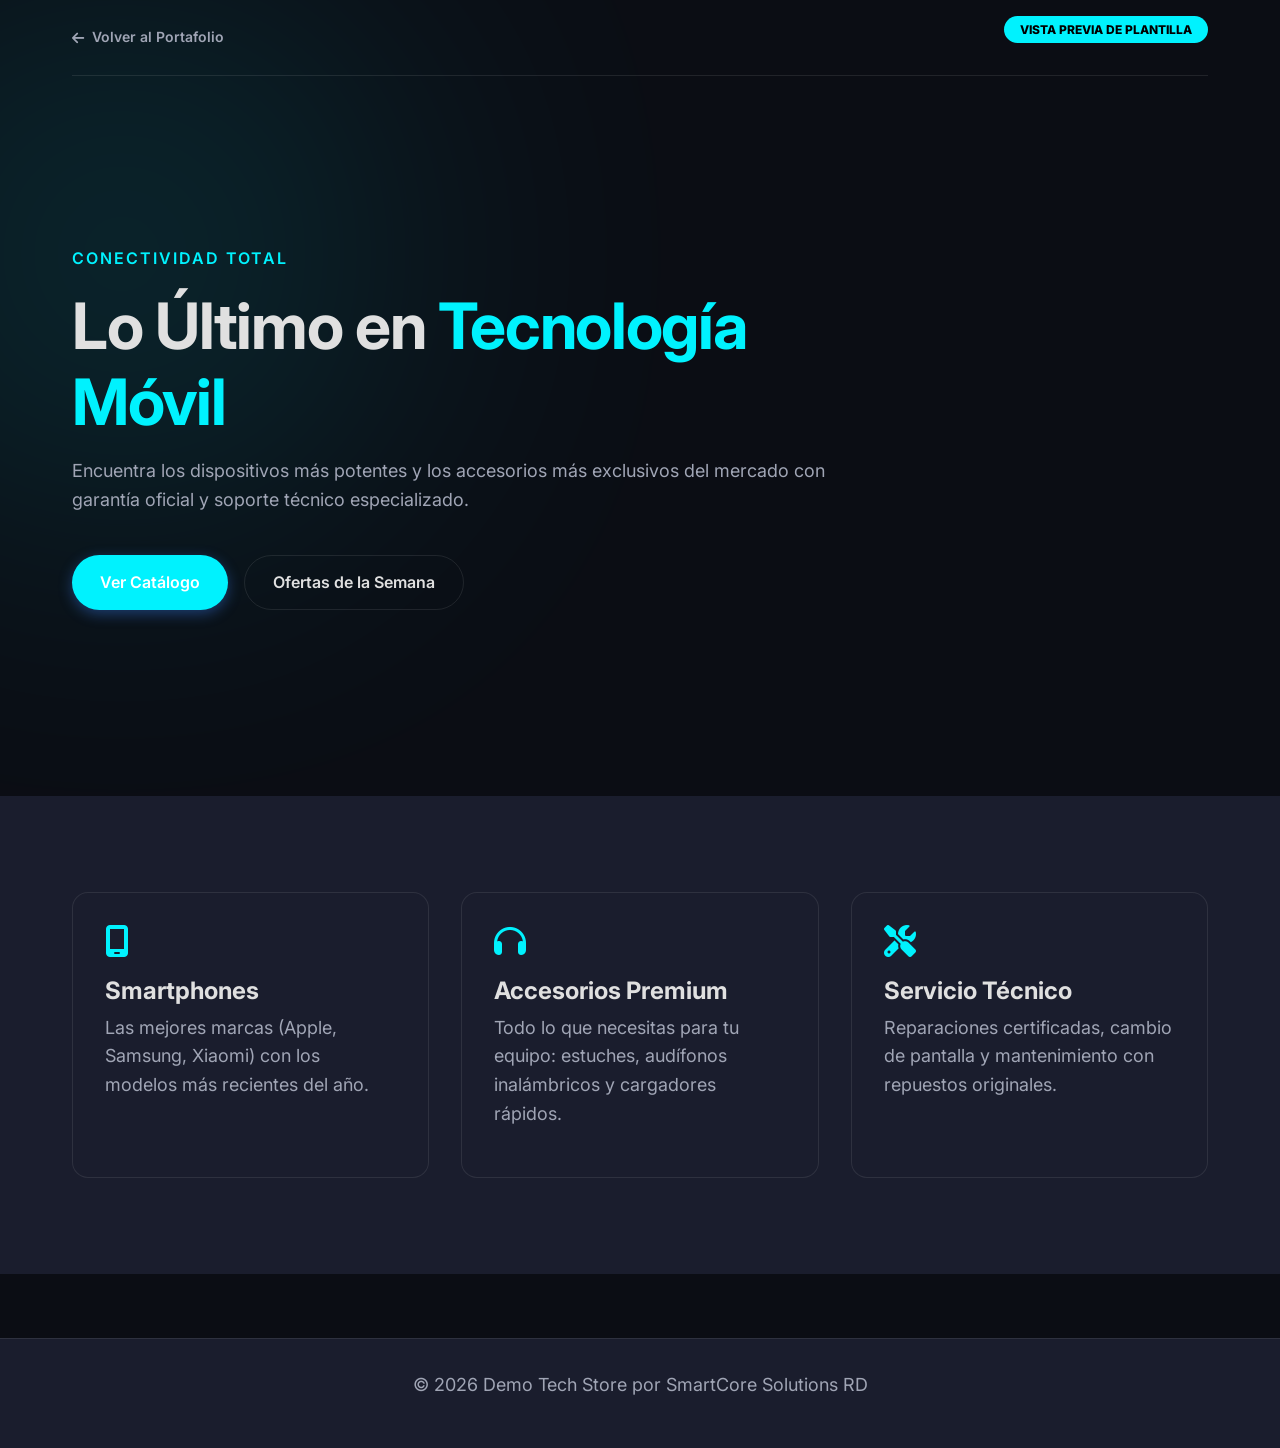
<file: demos/telefonos.html>
<!DOCTYPE html>
<html lang="es">
<head>
    <meta charset="UTF-8">
    <meta name="viewport" content="width=device-width, initial-scale=1.0">
    <title>Demo Tech Store | SmartCore Solutions RD</title>
    <link rel="preconnect" href="https://fonts.googleapis.com">
    <link rel="preconnect" href="https://fonts.gstatic.com" crossorigin>
    <link href="https://fonts.googleapis.com/css2?family=Inter:wght@400;500;600;700;800&display=swap" rel="stylesheet">
    <link rel="stylesheet" href="https://cdnjs.cloudflare.com/ajax/libs/font-awesome/6.4.0/css/all.min.css">
    <link rel="stylesheet" href="../css/style.css">
    <style>
        :root { --primary-color: #00F2FE; }
        .demo-badge { background: var(--primary-color); color: #000; padding: 0.25rem 1rem; border-radius: 999px; font-size: 0.75rem; font-weight: 800; display: inline-block; margin-bottom: 1rem; }
        .demo-nav { padding: 1rem 0; border-bottom: 1px solid var(--border-color); display: flex; justify-content: space-between; align-items: center; }
        .back-btn { font-weight: 600; font-size: 0.875rem; color: var(--text-muted); display: flex; align-items: center; gap: 0.5rem; }
        .back-btn:hover { color: var(--primary-color); }
    </style>
</head>
<body>
    <div class="container">
        <nav class="demo-nav">
            <a href="../portafolio.html" class="back-btn"><i class="fas fa-arrow-left"></i> Volver al Portafolio</a>
            <div class="demo-badge">VISTA PREVIA DE PLANTILLA</div>
        </nav>
    </div>

    <section class="hero" style="min-height: 80vh;">
        <div class="container">
            <div class="hero-content fade-in">
                <span class="hero-subtitle">Conectividad Total</span>
                <h1>Lo Último en <span class="text-gradient">Tecnología Móvil</span></h1>
                <p>Encuentra los dispositivos más potentes y los accesorios más exclusivos del mercado con garantía oficial y soporte técnico especializado.</p>
                <div class="hero-actions">
                    <a href="#" class="btn btn-primary">Ver Catálogo</a>
                    <a href="#" class="btn btn-outline">Ofertas de la Semana</a>
                </div>
            </div>
        </div>
    </section>

    <section style="background: var(--bg-color-alt);">
        <div class="container">
            <div class="grid">
                <div class="card fade-in">
                    <i class="fas fa-mobile-screen" style="font-size: 2rem; color: var(--primary-color);"></i>
                    <h3>Smartphones</h3>
                    <p>Las mejores marcas (Apple, Samsung, Xiaomi) con los modelos más recientes del año.</p>
                </div>
                <div class="card fade-in" style="transition-delay: 0.1s;">
                    <i class="fas fa-headphones" style="font-size: 2rem; color: var(--primary-color);"></i>
                    <h3>Accesorios Premium</h3>
                    <p>Todo lo que necesitas para tu equipo: estuches, audífonos inalámbricos y cargadores rápidos.</p>
                </div>
                <div class="card fade-in" style="transition-delay: 0.2s;">
                    <i class="fas fa-tools" style="font-size: 2rem; color: var(--primary-color);"></i>
                    <h3>Servicio Técnico</h3>
                    <p>Reparaciones certificadas, cambio de pantalla y mantenimiento con repuestos originales.</p>
                </div>
            </div>
        </div>
    </section>

    <footer style="text-align: center; padding: 2rem 0;">
        <p>&copy; 2026 Demo Tech Store por SmartCore Solutions RD</p>
    </footer>

    <script src="../js/main.js"></script>
</body>
</html>
</file>
<file: css/style.css>
:root {
  --primary-color: #00F2FE; /* Cíber */
  --secondary-color: #00c3cc; /* Darker cyan for hover */
  --accent-color: #00F2FE;
  --bg-color: #0b0d14; /* Very dark background */
  --bg-color-alt: #1A1D2D; /* Medianoche */
  --text-main: #E0E0E0; /* Platino */
  --text-muted: #a0a5b5;
  --border-color: rgba(224, 224, 224, 0.1);
  --glass-bg: rgba(26, 29, 45, 0.85);
  
  --font-family: 'Inter', system-ui, -apple-system, sans-serif;
  --transition-speed: 0.3s;
}

* {
  margin: 0;
  padding: 0;
  box-sizing: border-box;
}

body {
  font-family: var(--font-family);
  background-color: var(--bg-color);
  color: var(--text-main);
  line-height: 1.6;
  overflow-x: hidden;
}

a {
  text-decoration: none;
  color: inherit;
  transition: color var(--transition-speed);
}

ul {
  list-style: none;
}

/* Typography */
h1, h2, h3, h4 {
  font-weight: 700;
  line-height: 1.2;
  margin-bottom: 1rem;
}

h1 { font-size: clamp(2.5rem, 5vw, 4.5rem); letter-spacing: -0.02em; }
h2 { font-size: clamp(2rem, 4vw, 3rem); }
h3 { font-size: 1.5rem; }
p { margin-bottom: 1rem; color: var(--text-muted); font-size: 1.125rem; }

/* Utilities */
.container {
  width: 100%;
  max-width: 1200px;
  margin: 0 auto;
  padding: 0 2rem;
}

.text-gradient {
  background: linear-gradient(135deg, var(--accent-color), var(--primary-color));
  -webkit-background-clip: text;
  -webkit-text-fill-color: transparent;
  background-clip: text;
}

.btn {
  display: inline-flex;
  align-items: center;
  justify-content: center;
  padding: 0.875rem 1.75rem;
  border-radius: 9999px;
  font-weight: 600;
  transition: all var(--transition-speed) ease;
  cursor: pointer;
  border: none;
}

.btn-primary {
  background-color: var(--primary-color);
  color: #fff;
  box-shadow: 0 4px 14px 0 rgba(59, 130, 246, 0.39);
}

.btn-primary:hover {
  background-color: var(--secondary-color);
  transform: translateY(-2px);
  box-shadow: 0 6px 20px rgba(59, 130, 246, 0.23);
}

.btn-outline {
  background-color: transparent;
  border: 1px solid var(--border-color);
  color: var(--text-main);
}

.btn-outline:hover {
  border-color: var(--primary-color);
  color: var(--primary-color);
}

/* Header & Nav */
header {
  position: fixed;
  top: 0;
  left: 0;
  width: 100%;
  padding: 1.25rem 0;
  z-index: 1000;
  background: var(--glass-bg);
  backdrop-filter: blur(12px);
  -webkit-backdrop-filter: blur(12px);
  border-bottom: 1px solid var(--border-color);
  transition: all 0.3s ease;
}

.nav-container {
  display: flex;
  justify-content: space-between;
  align-items: center;
}

.logo {
  font-size: 1.5rem;
  font-weight: 800;
  letter-spacing: -0.5px;
}

.nav-links {
  display: flex;
  gap: 2rem;
}

.nav-links a {
  font-weight: 500;
  font-size: 1rem;
}

.nav-links a:hover, .nav-links a.active {
  color: var(--primary-color);
}

.mobile-menu-btn {
  display: none;
  font-size: 1.5rem;
  background: none;
  border: none;
  color: var(--text-main);
  cursor: pointer;
}

/* Hero Section */
.hero {
  min-height: 100vh;
  display: flex;
  align-items: center;
  padding-top: 80px;
  position: relative;
}

.hero::before {
  content: '';
  position: absolute;
  top: -10%;
  left: -10%;
  width: 500px;
  height: 500px;
  background: var(--primary-color);
  filter: blur(150px);
  opacity: 0.15;
  border-radius: 50%;
  z-index: -1;
}

.hero-content {
  max-width: 800px;
}

.hero-subtitle {
  color: var(--primary-color);
  font-weight: 600;
  letter-spacing: 2px;
  text-transform: uppercase;
  margin-bottom: 1rem;
  display: block;
}

.hero-actions {
  display: flex;
  gap: 1rem;
  margin-top: 2.5rem;
}

/* Sections General */
section {
  padding: 6rem 0;
}

.section-header {
  text-align: center;
  margin-bottom: 4rem;
}

.section-header h2 {
  margin-bottom: 1rem;
}

/* Cards (Services/Portfolio/Pricing) */
.grid {
  display: grid;
  grid-template-columns: repeat(auto-fit, minmax(300px, 1fr));
  gap: 2rem;
}

.card {
  background: var(--bg-color-alt);
  border: 1px solid var(--border-color);
  border-radius: 1rem;
  padding: 2rem;
  transition: transform var(--transition-speed), border-color var(--transition-speed), box-shadow var(--transition-speed);
}

.card:hover {
  transform: translateY(-5px);
  border-color: var(--primary-color);
  box-shadow: 0 10px 30px -10px rgba(59, 130, 246, 0.2);
}

.card h3 {
  margin-top: 1rem;
  margin-bottom: 0.5rem;
}

/* Footer */
footer {
  background: var(--bg-color-alt);
  padding: 4rem 0 2rem;
  border-top: 1px solid var(--border-color);
  margin-top: 4rem;
}

.footer-content {
  display: grid;
  grid-template-columns: repeat(auto-fit, minmax(250px, 1fr));
  gap: 3rem;
  margin-bottom: 3rem;
}

.footer-col h4 {
  color: var(--text-main);
  margin-bottom: 1.5rem;
}

.footer-col ul li {
  margin-bottom: 0.75rem;
}

.footer-col a:hover {
  color: var(--primary-color);
}

.footer-bottom {
  text-align: center;
  padding-top: 2rem;
  border-top: 1px solid var(--border-color);
  color: var(--text-muted);
  font-size: 0.875rem;
}

/* Animations */
.fade-in {
  opacity: 0;
  transform: translateY(20px);
  transition: opacity 0.6s ease-out, transform 0.6s ease-out;
}

.fade-in.visible {
  opacity: 1;
  transform: translateY(0);
}

/* Responsive */
@media (max-width: 768px) {
  .nav-links {
    display: none;
    position: absolute;
    top: 100%;
    left: 0;
    width: 100%;
    background: var(--glass-bg);
    backdrop-filter: blur(12px);
    flex-direction: column;
    padding: 2rem;
    gap: 1.5rem;
    text-align: center;
    border-bottom: 1px solid var(--border-color);
  }

  .nav-links.active {
    display: flex;
  }

  .mobile-menu-btn {
    display: block;
  }

  .hero-actions {
    flex-direction: column;
  }
}
</file>
